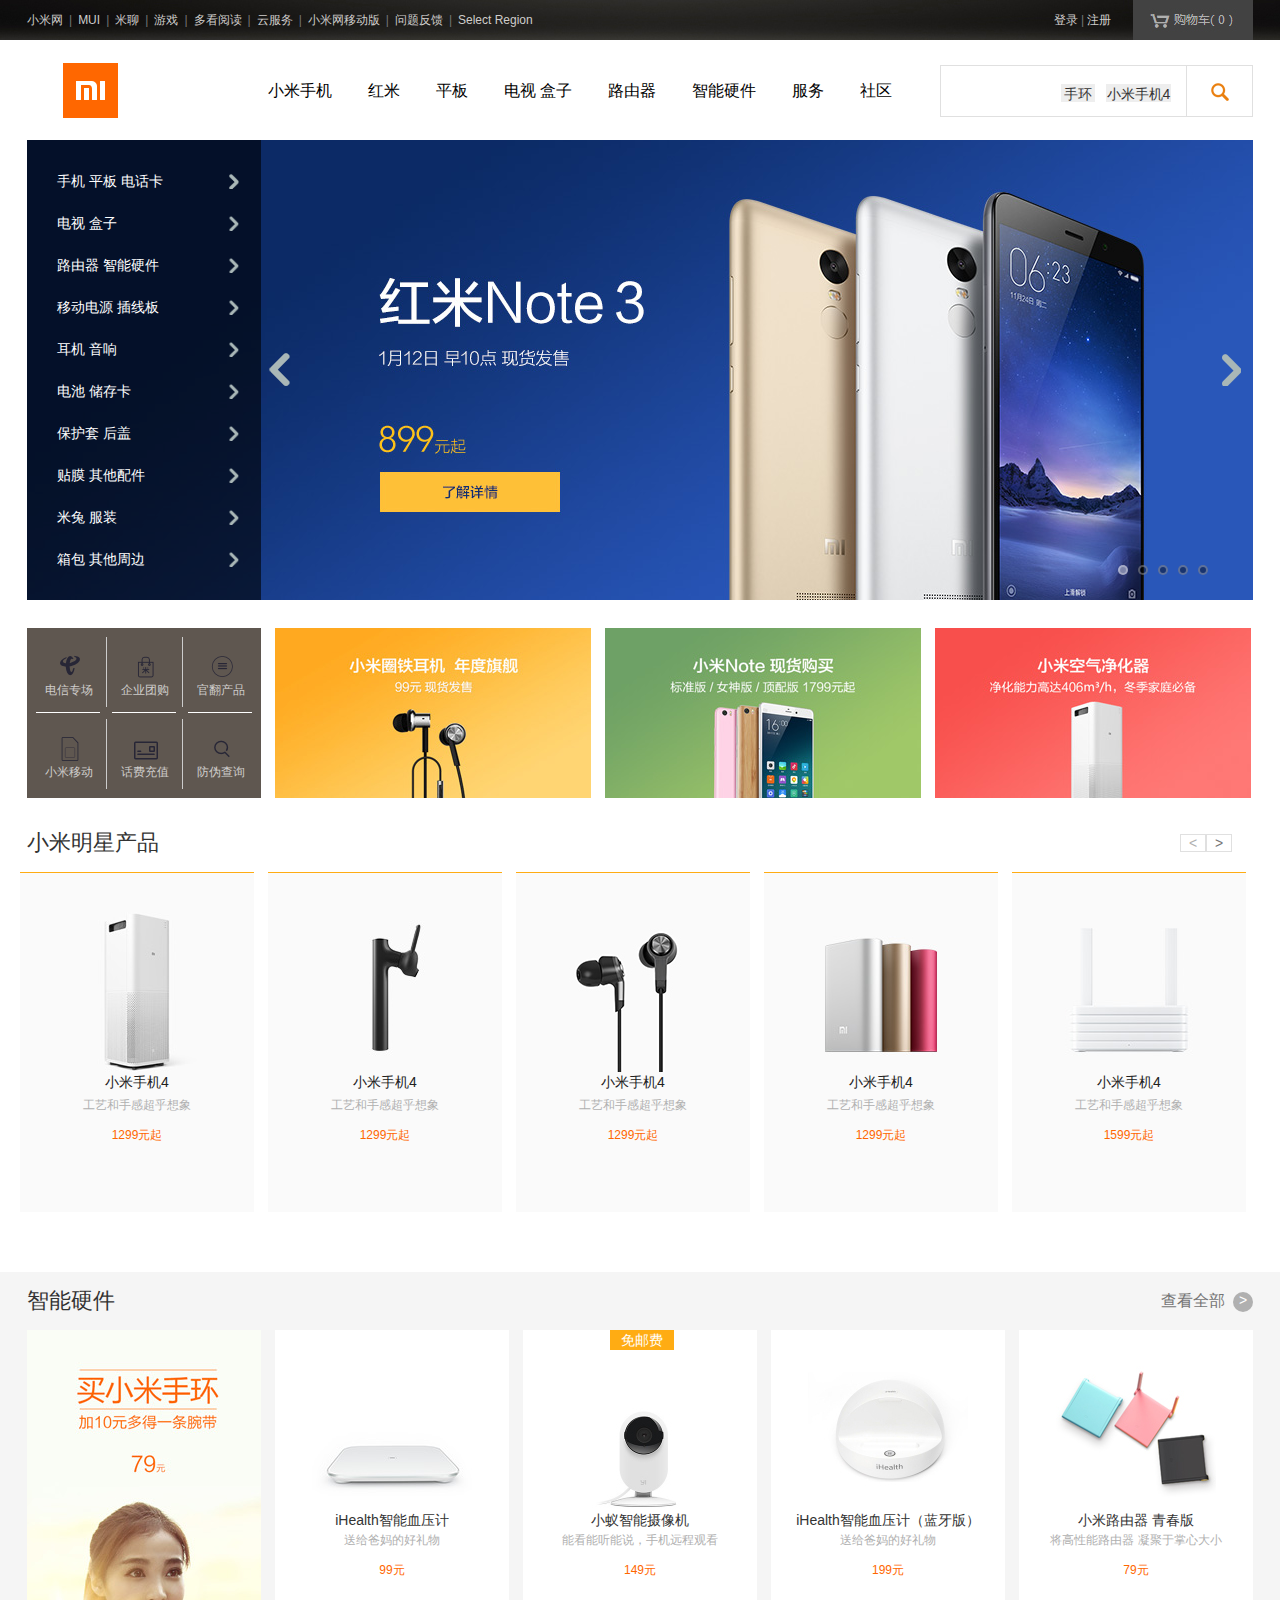
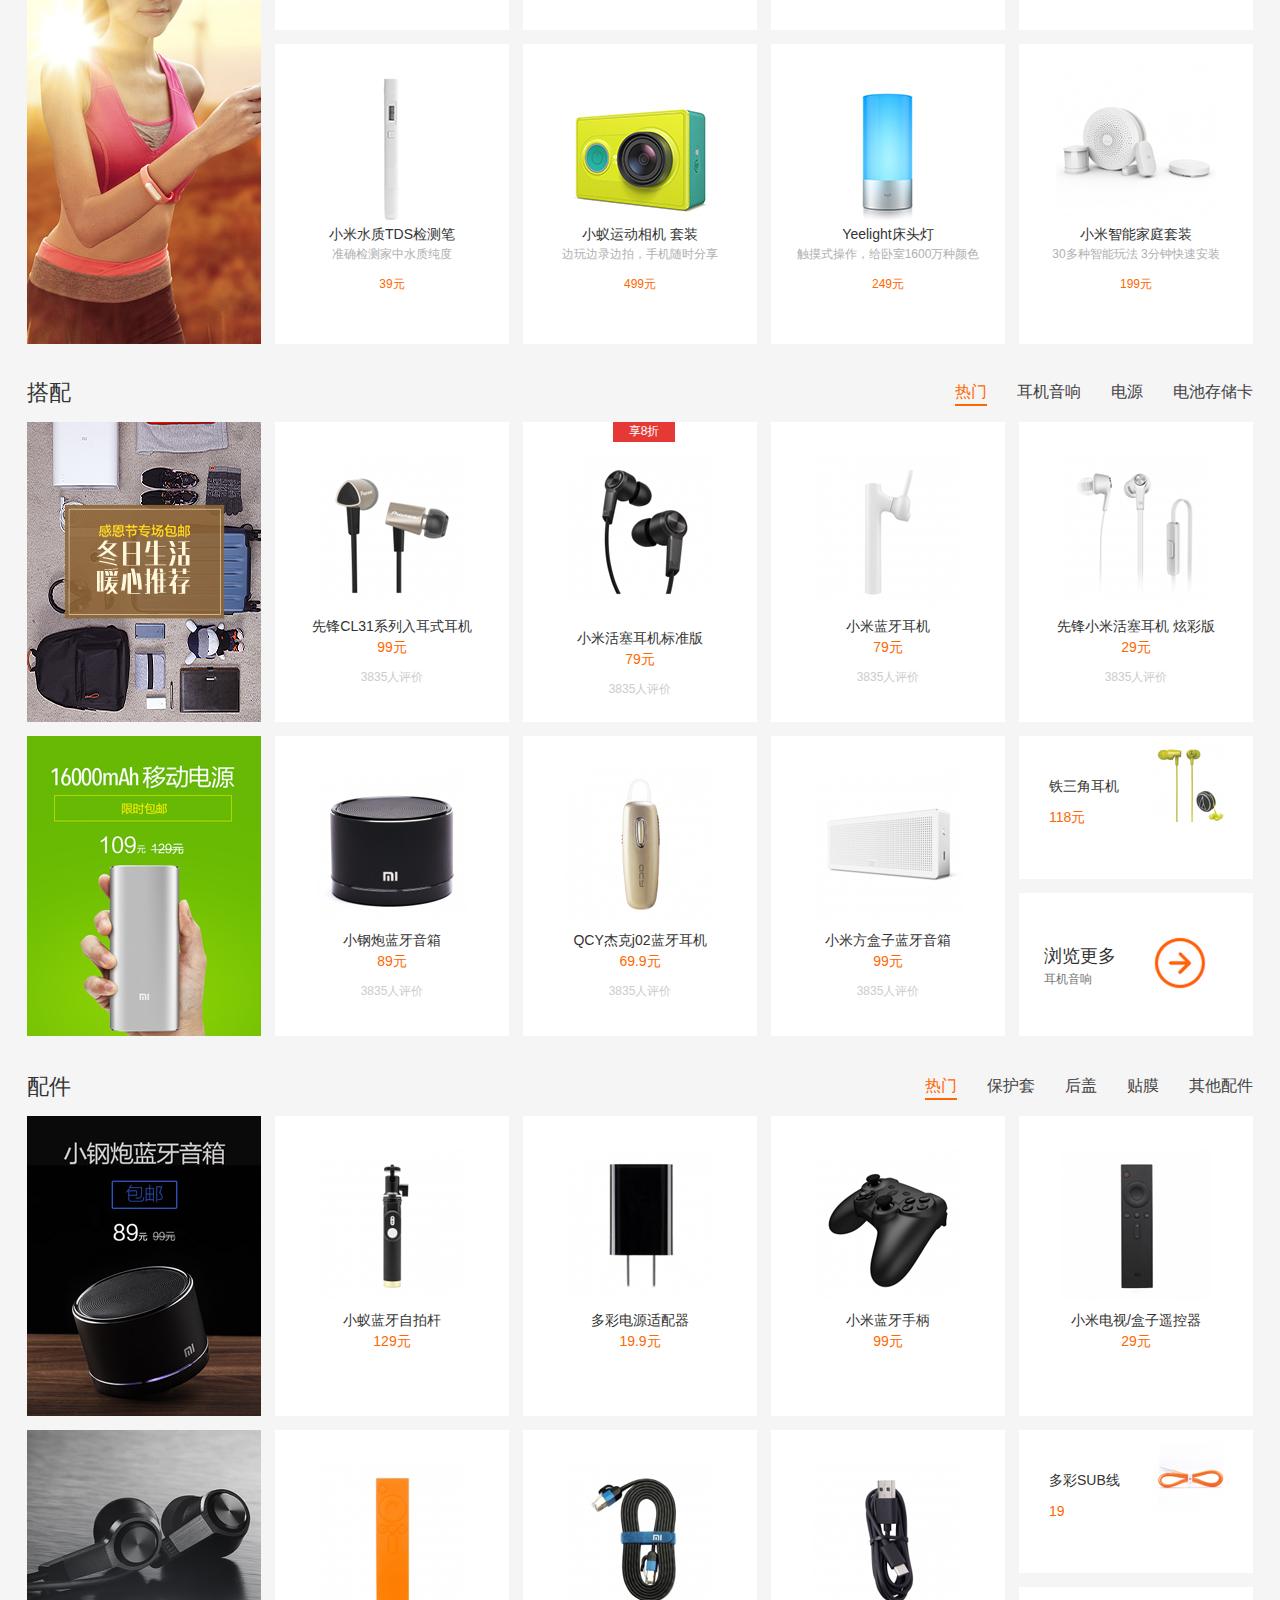
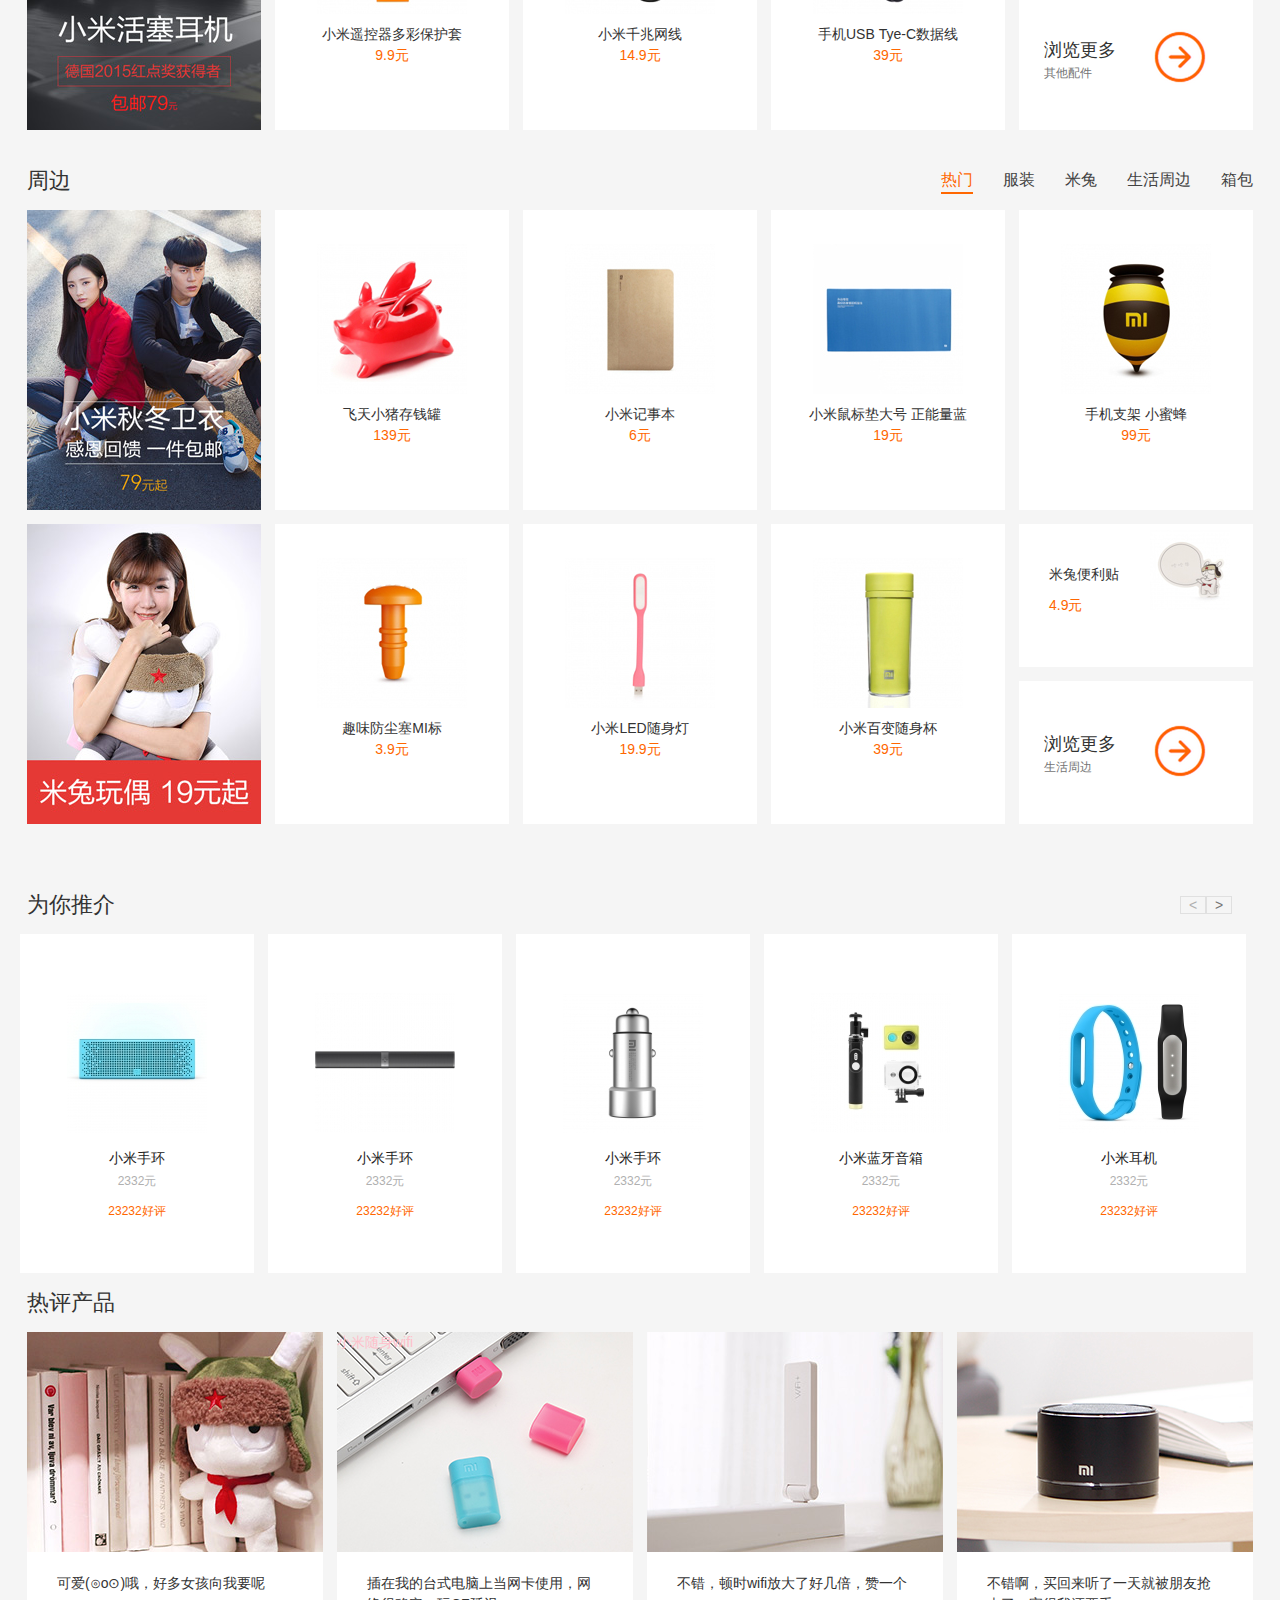
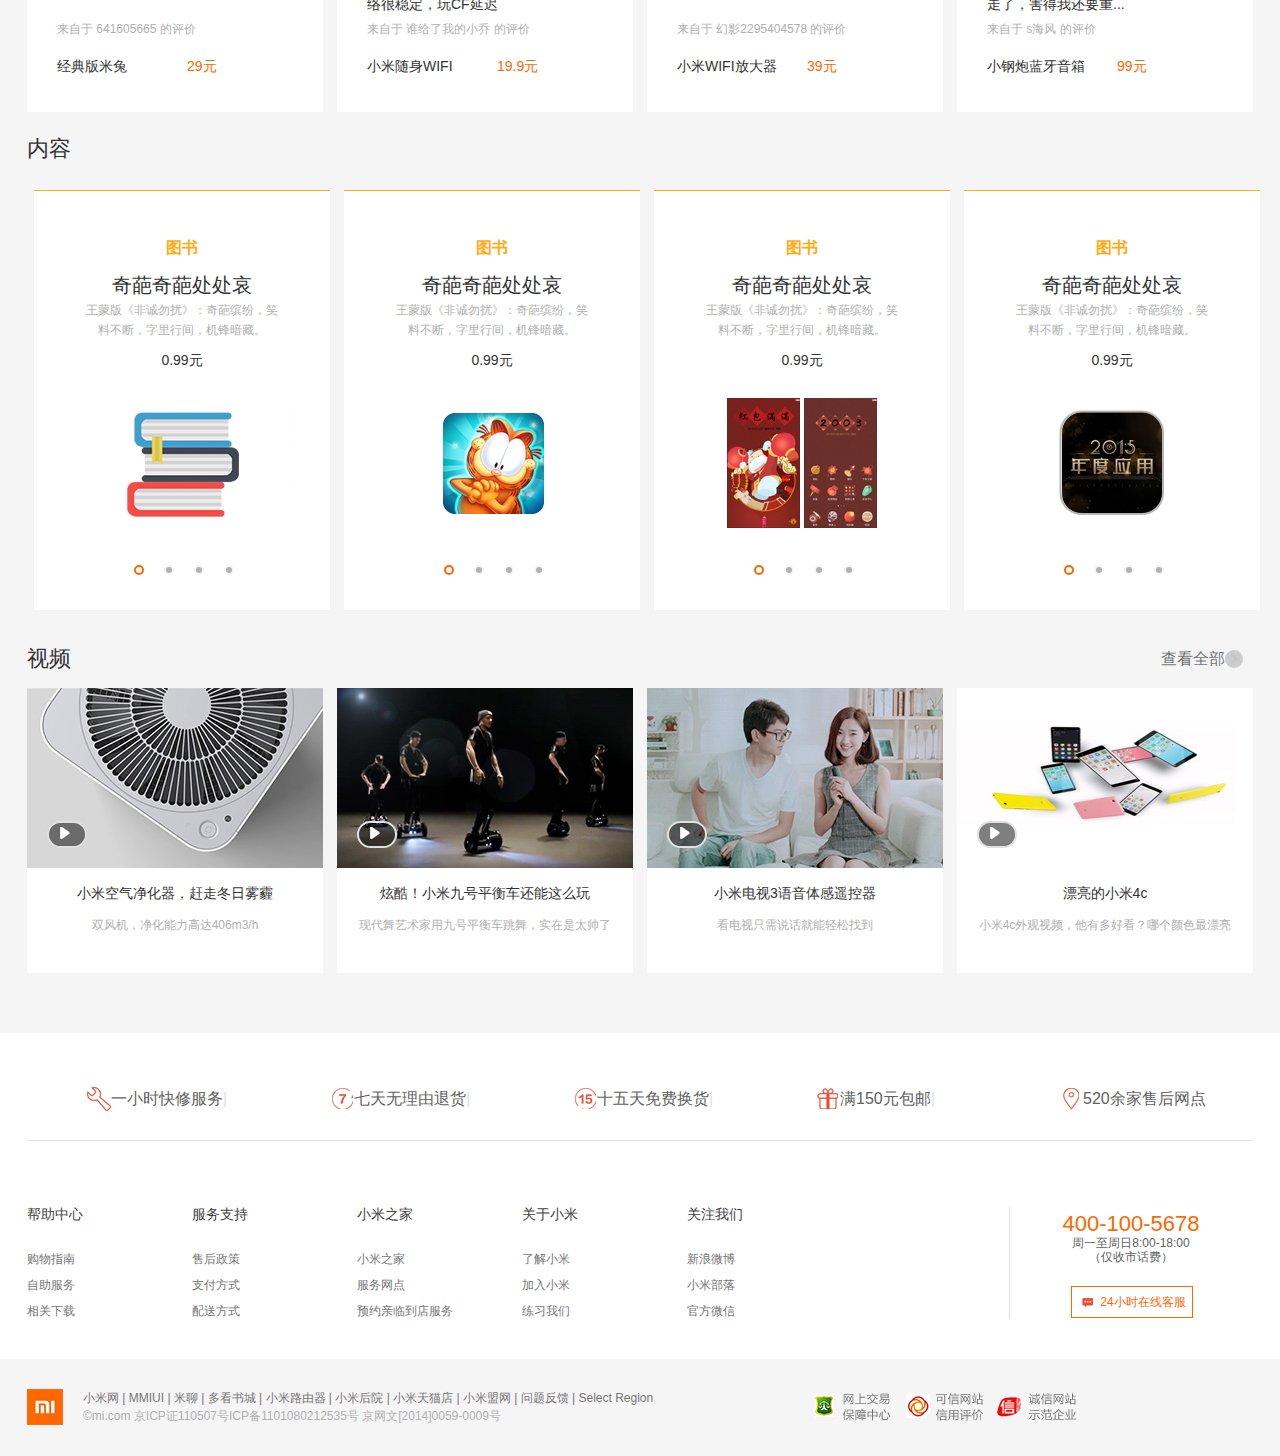
<file: index.html>
<!doctype html>
<html lang="en">
<head>
	<meta charset="UTF-8">
	<title>小米官网——小米手机、</title>
	<script src="./js/jquery2.2.0.js"></script>
	<script src="./js/jqery.js"></script>
	<link rel="stylesheet"type="text/css"href="mi-css/css.css"/>
</head>
<body>
<!--start-head-->
<div class="top">
	<div class="topbox">
		<div class="topboxnav">
			<ul>
				<li class="topbarnav"><a class="topbarnav_a" href="#">小米网</a></li>
				<li class="topbarnav_line">|</li>
				<li class="topbarnav"><a class="topbarnav_a" href="#">MUI</a></li>
				<li class="topbarnav_line">|</li>
				<li class="topbarnav"><a class="topbarnav_a" href="#">米聊</a></li>
				<li class="topbarnav_line">|</li>
				<li class="topbarnav"><a class="topbarnav_a" href="#">游戏</a></li>
				<li class="topbarnav_line">|</li>
				<li class="topbarnav"><a class="topbarnav_a" href="#">多看阅读</a></li>
				<li class="topbarnav_line">|</li>
				<li class="topbarnav"><a class="topbarnav_a" href="#">云服务</a></li>
				<li class="topbarnav_line">|</li>
				<li class="topbarnav"><a class="topbarnav_a" href="#">小米网移动版</a></li>
				<li class="topbarnav_line">|</li>
				<li class="topbarnav"><a class="topbarnav_a" href="#">问题反馈</a></li>
				<li class="topbarnav_line">|</li>
				<li class="topbarnav"><a class="topbarnav_a" href="#">Select Region</a></li>
			</ul>
		</div>
		<div class="link">
			<ul>
				<li class="link_denglu" >登录</li>
				<li class="link_denglub">|</li>
				<li class="link_denglu" >注册</li>
			</ul>
		</div>
		<div class="gouwuche">
			<a class="jsgwc" href="#">购物车还没有商品，赶紧选购吧！</a>
		</div>
	</div>
</div>	
<!--endhead-->
<!--daohangstart-->
<div class="sitehead"style="background:#fff">
	<div class="siteheadbox">
		<a class="logo" href="#">
			<img src="./image/logo1.png"/>
		</a>
		<!--搜索框-->
		<div class="sousuo">
			<input style="float:left" class="search" type="text"value="" size="5px"/>
				<a class="shouhuan" href="#">手环</a>
				<a class="xiaomishouji" href="#">小米手机4</a>
				<div class="mijsssk">
					<p class="mijsssk3">
						<a href="#"class="mijsssk1">移动电源</a>
						<span class="mijsssk2">约有22件</span>
					</p>
					<p class="mijsssk3">
						<a href="#"class="mijsssk1">空气净化器</a>
						<span class="mijsssk2">约有2件</span>
					</p>
					<p class="mijsssk3">
						<a href="#"class="mijsssk1">小米手环</a>
						<span class="mijsssk2">约有5件</span>
					</p>
					<p class="mijsssk3">
						<a href="#"class="mijsssk1">WiFi</a>
						<span class="mijsssk2">约有7件</span>
					</p>
					<p class="mijsssk3">
						<a href="#"class="mijsssk1">小蚁摄像机</a>
						<span class="mijsssk2">约有2件</span>
					</p>
					<p class="mijsssk3">
						<a href="#"class="mijsssk1">自拍杆</a>
						<span class="mijsssk2">约有4件</span>
					</p>
					<p class="mijsssk3">
						<a href="#"class="mijsssk1">运动相机</a>
						<span class="mijsssk2">约有2件</span>
					</p>
					<p class="mijsssk3">
						<a href="#"class="mijsssk1">小米体重秤</a>
						<span class="mijsssk2">约有1件</span>
					</p>
					<p class="mijsssk3">
						<a href="#"class="mijsssk1">智能插座</a>
						<span class="mijsssk2">约有5件</span>
					</p>
					<p class="mijsssk3">
						<a href="#"class="mijsssk1">配件优惠套装</a>
						<span class="mijsssk2">约有15件</span>
					</p>
				</div>
			<a class="search_logo"href="#"></a>
		</div>
		<!--搜索框结束-->
		<!--top下拉-->
		<div class="top_list">
			<a href="#"class="kong"></a>
			<div class="top_list_aa">
			小米手机
					<div class="jstop">
						<div class="jstopinner">
							<ul>
								<li class="jstinner1">
									<img src="./image/a.jpg" alt="" />
									<p style="color:#333;font-size:12px;line-height:20px;margin-top:5px">小米手机4c</p>
									<p style="color:#ff6700;font-size:12px;line-height:20px">1299元起</p>
								</li>
								<li class="jstinner1">
									<img src="./image/b.jpg" alt="" />
									<p style="color:#333;font-size:12px;line-height:20px;margin-top:5px">小米手机4</p>
									<p style="color:#ff6700;font-size:12px;line-height:20px">1299元起</p>
								</li>
								<li class="jstinner1">
									<img src="./image/c.jpg" alt="" />
									<p style="color:#333;font-size:12px;line-height:20px;margin-top:5px">小米note&nbsp;标准版</p>
									<p style="color:#ff6700;font-size:12px;line-height:20px">1799元起</p>
								</li>
								<li class="jstinner1">
									<img src="./image/d.jpg" alt="" />
									<p style="color:#333;font-size:12px;line-height:20px;margin-top:5px">小米note&nbsp;顶配版</p>
									<p style="color:#ff6700;font-size:12px;line-height:20px">2499元起</p>
								</li>
							</ul>
						</div> 
					</div> 
			</div>
			<div class="top_list_aa">红米
				<div class="jstop">
					<div class="jstopinner">
						<ul>
				<li class="jstinner1">
					<img src="./image/e.jpg" alt="" />
					<p style="color:#333;font-size:12px;line-height:20px;margin-top:5px">小米手机4c</p>
					<p style="color:#ff6700;font-size:12px;line-height:20px">1299元起</p>
				</li>
				<li class="jstinner1">
					<img src="./image/f.jpg" alt="" />
					<p style="color:#333;font-size:12px;line-height:20px;margin-top:5px">小米手机4</p>
					<p style="color:#ff6700;font-size:12px;line-height:20px">1299元起</p>
				</li>
				<li class="jstinner1">
					<img src="./image/g.jpg" alt="" />
					<p style="color:#333;font-size:12px;line-height:20px;margin-top:5px">小米note&nbsp;标准版</p>
					<p style="color:#ff6700;font-size:12px;line-height:20px">1799元起</p>
				</li>
				<li class="jstinner1">
					<img src="./image/h.jpg" alt="" />
					<p style="color:#333;font-size:12px;line-height:20px;margin-top:5px">小米note&nbsp;顶配版</p>
					<p style="color:#ff6700;font-size:12px;line-height:20px">2499元起</p>
				</li>
				<li class="jstinner1">
					<img src="./image/i.jpg" alt="" />
					<p style="color:#333;font-size:12px;line-height:20px;margin-top:5px">小米note&nbsp;顶配版</p>
					<p style="color:#ff6700;font-size:12px;line-height:20px">2499元起</p>
				</li>
						</ul>
					</div>
				</div>
			</div>
			<div class="top_list_aa">
				<div class="jstop">
					<div class="jstopinner">
						<ul>
							<li class="jstinner1">
								<img src="./image/k.jpg" alt="" />
								<p style="color:#333;font-size:12px;line-height:20px;margin-top:5px">小米手机4c</p>
								<p style="color:#ff6700;font-size:12px;line-height:20px">1299元起</p>
							</li>
							<li class="jstinner1">
								<img src="./image/l.jpg" alt="" />
								<p style="color:#333;font-size:12px;line-height:20px;margin-top:5px">小米手机4</p>
								<p style="color:#ff6700;font-size:12px;line-height:20px">1299元起</p>
							</li>
							<li class="jstinner1">
								<img src="./image/m.jpg" alt="" />
								<p style="color:#333;font-size:12px;line-height:20px;margin-top:5px">小米note&nbsp;标准版</p>
								<p style="color:#ff6700;font-size:12px;line-height:20px">1799元起</p>
							</li>
						</ul>
					</div>
				</div>
			平板
			</div>
			<div class="top_list_aa">
				<div class="jstop">
					<div class="jstopinner">
						<ul>
							<li class="jstinner1">
								<img src="./image/22.jpg" alt="" />
								<p style="color:#333;font-size:12px;line-height:20px;margin-top:5px">小米手机4c</p>
								<p style="color:#ff6700;font-size:12px;line-height:20px">1299元起</p>
							</li>
							<li class="jstinner1">
								<img src="./image/23.jpg" alt="" />
								<p style="color:#333;font-size:12px;line-height:20px;margin-top:5px">小米手机4</p>
								<p style="color:#ff6700;font-size:12px;line-height:20px">1299元起</p>
							</li>
							<li class="jstinner1">
								<img src="./image/24.jpg" alt="" />
								<p style="color:#333;font-size:12px;line-height:20px;margin-top:5px">小米note&nbsp;标准版</p>
								<p style="color:#ff6700;font-size:12px;line-height:20px">1799元起</p>
							</li>
							<li class="jstinner1">
								<img src="./image/25.jpg" alt="" />
								<p style="color:#333;font-size:12px;line-height:20px;margin-top:5px">小米note&nbsp;标准版</p>
								<p style="color:#ff6700;font-size:12px;line-height:20px">1799元起</p>
							</li>
							<li class="jstinner1">
								<img  style="width:160px" src="./image/26.png" alt="" />
								<p style="color:#333;font-size:12px;line-height:20px;margin-top:5px">小米note&nbsp;标准版</p>
								<p style="color:#ff6700;font-size:12px;line-height:20px">1799元起</p>
							</li>
							<li class="jstinner1">
								<img src="./image/277.jpg" alt="" />
								<p style="color:#333;font-size:12px;line-height:20px;margin-top:5px">小米note&nbsp;标准版</p>
								<p style="color:#ff6700;font-size:12px;line-height:20px">1799元起</p>
							</li>
						</ul>
					</div> 
				</div> 
			电视&nbsp;盒子
			</div>
			<div class="top_list_aa">
				<div class="jstop">
					<div class="jstopinner">
						<ul>
							<li class="jstinner1">
								<img src="./image/27.jpg" alt="" />
								<p style="color:#333;font-size:12px;line-height:20px;margin-top:5px">小米手机4c</p>
								<p style="color:#ff6700;font-size:12px;line-height:20px">1299元起</p>
							</li>
							<li class="jstinner1">
								<img src="./image/28.jpg" alt="" />
								<p style="color:#333;font-size:12px;line-height:20px;margin-top:5px">小米手机4</p>
								<p style="color:#ff6700;font-size:12px;line-height:20px">1299元起</p>
							</li>
							<li class="jstinner1">
								<img src="./image/29.jpg" alt="" />
								<p style="color:#333;font-size:12px;line-height:20px;margin-top:5px">小米note&nbsp;标准版</p>
								<p style="color:#ff6700;font-size:12px;line-height:20px">1799元起</p>
							</li>
							<li class="jstinner1">
								<img src="./image/30.jpg" alt="" />
								<p style="color:#333;font-size:12px;line-height:20px;margin-top:5px">小米note&nbsp;标准版</p>
								<p style="color:#ff6700;font-size:12px;line-height:20px">1799元起</p>
							</li>
						</ul>
					</div>  
				</div> 
			路由器
			</div>
			<div class="top_list_aa">
				<div class="jstop">
					<div class="jstopinner">
						<ul>
							<li class="jstinner1">
								<img src="./image/40.jpg" alt="" />
								<p style="color:#333;font-size:12px;line-height:20px;margin-top:5px">小米手机4c</p>
								<p style="color:#ff6700;font-size:12px;line-height:20px">1299元起</p>
							</li>
							<li class="jstinner1">
								<img src="./image/41.jpg" alt="" />
								<p style="color:#333;font-size:12px;line-height:20px;margin-top:5px">小米手机4</p>
								<p style="color:#ff6700;font-size:12px;line-height:20px">1299元起</p>
							</li>
							<li class="jstinner1">
								<img src="./image/42.jpg" alt="" />
								<p style="color:#333;font-size:12px;line-height:20px;margin-top:5px">小米note&nbsp;标准版</p>
								<p style="color:#ff6700;font-size:12px;line-height:20px">1799元起</p>
							</li>
							<li class="jstinner1">
								<img src="./image/43.jpg" alt="" />
								<p style="color:#333;font-size:12px;line-height:20px;margin-top:5px">小米note&nbsp;标准版</p>
								<p style="color:#ff6700;font-size:12px;line-height:20px">1799元起</p>
							</li>
							<li class="jstinner1">
								<img src="./image/44.jpg" alt="" />
								<p style="color:#333;font-size:12px;line-height:20px;margin-top:5px">小米note&nbsp;标准版</p>
								<p style="color:#ff6700;font-size:12px;line-height:20px">1799元起</p>
							</li>
							<li class="jstinner1">
								<img src="./image/45.jpg" alt="" />
								<p style="color:#333;font-size:12px;line-height:20px;margin-top:5px">小米note&nbsp;标准版</p>
								<p style="color:#ff6700;font-size:12px;line-height:20px">1799元起</p>
							</li>
						</ul>
					</div> 
				</div> 
			智能硬件
			</div>
			<p class="top_list_aaa">服务</p>
			<p class="top_list_aaa">社区</p>
		</div>
	</div>
</div>
<!--enddaohang-->
<!--bannerstart-->
<div class="img"style="background:#fff">
	<div class="img_a">
		<img class="img_a1"style="display:block"src="./image/1.jpg"/>
		<img class="img_a1" src="./image/2.jpg"/>
		<img class="img_a1" src="./image/3.jpg"/>
		<img class="img_a1" src="./image/4.jpg"/>
		<img class="img_a1" src="./image/55.jpg"/>
		<div class="banner_left">
			<ul class="jsbannerL1">
				<li class="banner_left_aa" >
					<a class="banner_a" href="#">手机&nbsp;平板&nbsp;电话卡
					</a>
					<div class="jsbannerLa jsblerji">
						<ul class="jsBLa1">
							<li class="sjBLaa">
								<a href="#">
									<img style="float:left" src="./image/11/1.jpg" alt="" />
									<span>小米note</span>
								</a>
								<p class="jsBLxg">选购</p>
							</li>
							<li class="sjBLaa">
								<a href="#">
									<img style="float:left" src="./image/11/1.jpg" alt="" />
									<span>小米note</span>
								</a>
								<p class="jsBLxg">选购</p>
							</li>
							<li class="sjBLaa">
								<a href="#">
									<img style="float:left" src="./image/11/1.jpg" alt="" />
									<span>小米note</span>
								</a>
								<p class="jsBLxg">选购</p>
							</li>
							<li class="sjBLaa">
								<a href="#">
									<img style="float:left" src="./image/11/1.jpg" alt="" />
									<span>小米note</span>
								</a>
								<p class="jsBLxg">选购</p>
							</li>
							<li class="sjBLaa">
								<a href="#">
									<img style="float:left" src="./image/11/1.jpg" alt="" />
									<span>小米note</span>
								</a>
								<p class="jsBLxg">选购</p>
							</li>
							<li class="sjBLaa">
								<a href="#">
									<img style="float:left" src="./image/11/1.jpg" alt="" />
									<span>小米note</span>
								</a>
								<p class="jsBLxg">选购</p>
							</li>	
						</ul>
						<ul class="jsBLa1">
							<li class="sjBLaa">
								<a href="#">
									<img style="float:left" src="./image/11/1.jpg" alt="" />
									<span>小米note</span>
								</a>
								<p class="jsBLxg">选购</p>
							</li>
							<li class="sjBLaa">
								<a href="#">
									<img style="float:left" src="./image/11/1.jpg" alt="" />
									<span>小米note</span>
								</a>
								<p class="jsBLxg">选购</p>
							</li>
							<li class="sjBLaa">
								<a href="#">
									<img style="float:left" src="./image/11/1.jpg" alt="" />
									<span>小米note</span>
								</a>
								<p class="jsBLxg">选购</p>
							</li>
							<li class="sjBLaa">
								<a href="#">
									<img style="float:left" src="./image/11/1.jpg" alt="" />
									<span>小米note</span>
								</a>
								<p class="jsBLxg">选购</p>
							</li>
							<li class="sjBLaa">
								<a href="#">
									<img style="float:left" src="./image/11/1.jpg" alt="" />
									<span>小米note</span>
								</a>
								<p class="jsBLxg">选购</p>
							</li>
							<li class="sjBLaa">
								<a href="#">
									<img style="float:left" src="./image/11/1.jpg" alt="" />
									<span>小米note</span>
								</a>
								<p class="jsBLxg">选购</p>
							</li>	
						</ul>
						<ul class="jsBLa1">
							<li class="sjBLaa">
								<a href="#">
									<img style="float:left" src="./image/11/1.jpg" alt="" />
									<span>小米note</span>
								</a>
								
							</li>
							<li class="sjBLaa">
								<a href="#">
									<img style="float:left" src="./image/11/1.jpg" alt="" />
									<span>小米note</span>
								</a>
								
							</li>
						</ul>
					</div>
				<img class="jiantou" src="./image/jiantou.png"/>
				</li>
				<img class="jiantou" src="./image/jiantou.png"/>
		
		
				<li class="banner_left_aa">
					<a class="banner_a" href="#">电视&nbsp;盒子</a>
					<div class="jsbannerLb jsblerji">
						<ul class="jsBLa1">
							<li class="sjBLaa">
								<a href="#">
									<img style="float:left" src="./image/11/1.jpg" alt="" />
									<span>小米note</span>
								</a>
								
							</li>
							<li class="sjBLaa">
								<a href="#">
									<img style="float:left" src="./image/11/1.jpg" alt="" />
									<span>小米note</span>
								</a>
							
							</li>
							<li class="sjBLaa">
								<a href="#">
									<img style="float:left" src="./image/11/1.jpg" alt="" />
									<span>小米note</span>
								</a>
							
							</li>
							<li class="sjBLaa">
								<a href="#">
									<img style="float:left" src="./image/11/1.jpg" alt="" />
									<span>小米note</span>
								</a>
							
							</li>
							<li class="sjBLaa">
								<a href="#">
									<img style="float:left" src="./image/11/1.jpg" alt="" />
									<span>小米note</span>
								</a>
					
							</li>
							<li class="sjBLaa">
								<a href="#">
									<img style="float:left" src="./image/11/1.jpg" alt="" />
									<span>小米note</span>
								</a>
							
							</li>	
						</ul>
						<ul class="jsBLa1">
							<li class="sjBLaa">
								<a href="#">
									<img style="float:left" src="./image/11/1.jpg" alt="" />
									<span>小米note</span>
								</a>
								
							</li>
							<li class="sjBLaa">
								<a href="#">
									<img style="float:left" src="./image/11/1.jpg" alt="" />
									<span>小米note</span>
								</a>
							
							</li>
							<li class="sjBLaa">
								<a href="#">
									<img style="float:left" src="./image/11/1.jpg" alt="" />
									<span>小米note</span>
								</a>
						
							</li>
							<li class="sjBLaa">
								<a href="#">
									<img style="float:left" src="./image/11/1.jpg" alt="" />
									<span>小米note</span>
								</a>
							
							</li>
							<li class="sjBLaa">
								<a href="#">
									<img style="float:left" src="./image/11/1.jpg" alt="" />
									<span>小米note</span>
								</a>
							</li>
						</ul>
					</div>
					<img class="jiantou" src="./image/jiantou.png"/>
				</li>
				
			
				<li class="banner_left_aa">
					<a class="banner_a" href="#">路由器&nbsp;智能硬件</a>
					<div class="jsbannerLc jsblerji">
						<ul class="jsBLa1">
							<li class="sjBLaa">
								<a href="#">
									<img style="float:left" src="./image/11/1.jpg" alt="" />
									<span>小米note</span>
								</a>
								
							</li>
							<li class="sjBLaa">
								<a href="#">
									<img style="float:left" src="./image/11/1.jpg" alt="" />
									<span>小米note</span>
								</a>
							
							</li>
							<li class="sjBLaa">
								<a href="#">
									<img style="float:left" src="./image/11/1.jpg" alt="" />
									<span>小米note</span>
								</a>
							
							</li>
							<li class="sjBLaa">
								<a href="#">
									<img style="float:left" src="./image/11/1.jpg" alt="" />
									<span>小米note</span>
								</a>
							
							</li>
							<li class="sjBLaa">
								<a href="#">
									<img style="float:left" src="./image/11/1.jpg" alt="" />
									<span>小米note</span>
								</a>
					
							</li>
							<li class="sjBLaa">
								<a href="#">
									<img style="float:left" src="./image/11/1.jpg" alt="" />
									<span>小米note</span>
								</a>
							
							</li>	
						</ul>
						<ul class="jsBLa1">
							<li class="sjBLaa">
								<a href="#">
									<img style="float:left" src="./image/11/1.jpg" alt="" />
									<span>小米note</span>
								</a>
								
							</li>
							<li class="sjBLaa">
								<a href="#">
									<img style="float:left" src="./image/11/1.jpg" alt="" />
									<span>小米note</span>
								</a>
							
							</li>
							<li class="sjBLaa">
								<a href="#">
									<img style="float:left" src="./image/11/1.jpg" alt="" />
									<span>小米note</span>
								</a>
						
							</li>
							<li class="sjBLaa">
								<a href="#">
									<img style="float:left" src="./image/11/1.jpg" alt="" />
									<span>小米note</span>
								</a>
							
							</li>
							<li class="sjBLaa">
								<a href="#">
									<img style="float:left" src="./image/11/1.jpg" alt="" />
									<span>小米note</span>
								</a>
							
							</li>
							<li class="sjBLaa">
								<a href="#">
									<img style="float:left" src="./image/11/1.jpg" alt="" />
									<span>小米note</span>
								</a>
							
							</li>	
						</ul>
						<ul class="jsBLa1">
							<li class="sjBLaa">
								<a href="#">
									<img style="float:left" src="./image/11/1.jpg" alt="" />
									<span>小米note</span>
								</a>
								
							</li>
							<li class="sjBLaa">
								<a href="#">
									<img style="float:left" src="./image/11/1.jpg" alt="" />
									<span>小米note</span>
								</a>
								
							</li>
							<li class="sjBLaa">
								<a href="#">
									<img style="float:left" src="./image/11/1.jpg" alt="" />
									<span>小米note</span>
								</a>
								
							</li>
							<li class="sjBLaa">
								<a href="#">
									<img style="float:left" src="./image/11/1.jpg" alt="" />
									<span>小米note</span>
								</a>
								
							</li>
							<li class="sjBLaa">
								<a href="#">
									<img style="float:left" src="./image/11/1.jpg" alt="" />
									<span>小米note</span>
								</a>
								
							</li>
							<li class="sjBLaa">
								<a href="#">
									<img style="float:left" src="./image/11/1.jpg" alt="" />
									<span>小米note</span>
								</a>
								
							</li>
						</ul>
					</div>
					<img class="jiantou" src="./image/jiantou.png"/>
				</li>
				
		
				<li class="banner_left_aa">
					<a class="banner_a" href="#">移动电源&nbsp;插线板</a>
					<div class="jsbannerLd jsblerji">
						<ul class="jsBLa1">
							<li class="sjBLaa">
								<a href="#">
									<img style="float:left" src="./image/11/1.jpg" alt="" />
									<span>小米note</span>
								</a>
								
							</li>
							<li class="sjBLaa">
								<a href="#">
									<img style="float:left" src="./image/11/1.jpg" alt="" />
									<span>小米note</span>
								</a>
							
							</li>
							<li class="sjBLaa">
								<a href="#">
									<img style="float:left" src="./image/11/1.jpg" alt="" />
									<span>小米note</span>
								</a>
							
							</li>
							<li class="sjBLaa">
								<a href="#">
									<img style="float:left" src="./image/11/1.jpg" alt="" />
									<span>小米note</span>
								</a>
							</li>	
						</ul>
					</div>
					<img class="jiantou" src="./image/jiantou.png"/>
				</li>
			
			
				<li class="banner_left_aa">
					<a class="banner_a" href="#">耳机&nbsp;音响</a>
					<div class="jsbannerLe jsblerji">
						<ul class="jsBLa1">
							<li class="sjBLaa">
								<a href="#">
									<img style="float:left" src="./image/11/1.jpg" alt="" />
									<span>小米note</span>
								</a>
								
							</li>
							<li class="sjBLaa">
								<a href="#">
									<img style="float:left" src="./image/11/1.jpg" alt="" />
									<span>小米note</span>
								</a>
							
							</li>
							<li class="sjBLaa">
								<a href="#">
									<img style="float:left" src="./image/11/1.jpg" alt="" />
									<span>小米note</span>
								</a>
							
							</li>
							<li class="sjBLaa">
								<a href="#">
									<img style="float:left" src="./image/11/1.jpg" alt="" />
									<span>小米note</span>
								</a>
							
							</li>
							<li class="sjBLaa">
								<a href="#">
									<img style="float:left" src="./image/11/1.jpg" alt="" />
									<span>小米note</span>
								</a>
					
							</li>
							<li class="sjBLaa">
								<a href="#">
									<img style="float:left" src="./image/11/1.jpg" alt="" />
									<span>小米note</span>
								</a>
							
							</li>	
						</ul>
						<ul class="jsBLa1">
							<li class="sjBLaa">
								<a href="#">
									<img style="float:left" src="./image/11/1.jpg" alt="" />
									<span>小米note</span>
								</a>
								
							</li>
							<li class="sjBLaa">
								<a href="#">
									<img style="float:left" src="./image/11/1.jpg" alt="" />
									<span>小米note</span>
								</a>
							
							</li>
							<li class="sjBLaa">
								<a href="#">
									<img style="float:left" src="./image/11/1.jpg" alt="" />
									<span>小米note</span>
								</a>
						
							</li>
							<li class="sjBLaa">
								<a href="#">
									<img style="float:left" src="./image/11/1.jpg" alt="" />
									<span>小米note</span>
								</a>
							
							</li>
							<li class="sjBLaa">
								<a href="#">
									<img style="float:left" src="./image/11/1.jpg" alt="" />
									<span>小米note</span>
								</a>
							
							</li>
							<li class="sjBLaa">
								<a href="#">
									<img style="float:left" src="./image/11/1.jpg" alt="" />
									<span>小米note</span>
								</a>
							
							</li>	
						</ul>
					</div>
					<img class="jiantou" src="./image/jiantou.png"/>
				</li>
			
		
				<li class="banner_left_aa">
					<a class="banner_a" href="#">电池&nbsp;储存卡</a>
					<div class="jsbannerLf jsblerji">
						<ul class="jsBLa1">
							<li class="sjBLaa">
								<a href="#">
									<img style="float:left" src="./image/11/1.jpg" alt="" />
									<span>小米note</span>
								</a>
								
							</li>
							<li class="sjBLaa">
								<a href="#">
									<img style="float:left" src="./image/11/1.jpg" alt="" />
									<span>小米note</span>
								</a>
							
							</li>
							<li class="sjBLaa">
								<a href="#">
									<img style="float:left" src="./image/11/1.jpg" alt="" />
									<span>小米note</span>
								</a>
							
							</li>
							<li class="sjBLaa">
								<a href="#">
									<img style="float:left" src="./image/11/1.jpg" alt="" />
									<span>小米note</span>
								</a>
							
							</li>
							<li class="sjBLaa">
								<a href="#">
									<img style="float:left" src="./image/11/1.jpg" alt="" />
									<span>小米note</span>
								</a>
					
							</li>
							<li class="sjBLaa">
								<a href="#">
									<img style="float:left" src="./image/11/1.jpg" alt="" />
									<span>小米note</span>
								</a>
							
							</li>	
						</ul>
					</div>
					<img class="jiantou" src="./image/jiantou.png"/>
				</li>
			
			
				<li class="banner_left_aa">
					<a class="banner_a" href="#">保护套&nbsp;后盖</a>
					<div class="jsbannerLg jsblerji">
						<ul class="jsBLa1">
							<li class="sjBLaa">
								<a href="#">
									<img style="float:left" src="./image/11/1.jpg" alt="" />
									<span>小米note</span>
								</a>
								
							</li>
							<li class="sjBLaa">
								<a href="#">
									<img style="float:left" src="./image/11/1.jpg" alt="" />
									<span>小米note</span>
								</a>
							
							</li>
							<li class="sjBLaa">
								<a href="#">
									<img style="float:left" src="./image/11/1.jpg" alt="" />
									<span>小米note</span>
								</a>
							
							</li>
							<li class="sjBLaa">
								<a href="#">
									<img style="float:left" src="./image/11/1.jpg" alt="" />
									<span>小米note</span>
								</a>
							
							</li>
							<li class="sjBLaa">
								<a href="#">
									<img style="float:left" src="./image/11/1.jpg" alt="" />
									<span>小米note</span>
								</a>
					
							</li>
							<li class="sjBLaa">
								<a href="#">
									<img style="float:left" src="./image/11/1.jpg" alt="" />
									<span>小米note</span>
								</a>
							
							</li>	
						</ul>
					</div>
					<img class="jiantou" src="./image/jiantou.png"/>
				</li>
				
			
				<li class="banner_left_aa">
					<a class="banner_a" href="#">贴膜&nbsp;其他配件</a>
					<div class="jsbannerLh jsblerji">
						<ul class="jsBLa1">
							<li class="sjBLaa">
								<a href="#">
									<img style="float:left" src="./image/11/1.jpg" alt="" />
									<span>小米note</span>
								</a>
								
							</li>
							<li class="sjBLaa">
								<a href="#">
									<img style="float:left" src="./image/11/1.jpg" alt="" />
									<span>小米note</span>
								</a>
							
							</li>
							<li class="sjBLaa">
								<a href="#">
									<img style="float:left" src="./image/11/1.jpg" alt="" />
									<span>小米note</span>
								</a>
							
							</li>
							<li class="sjBLaa">
								<a href="#">
									<img style="float:left" src="./image/11/1.jpg" alt="" />
									<span>小米note</span>
								</a>
							
							</li>
							<li class="sjBLaa">
								<a href="#">
									<img style="float:left" src="./image/11/1.jpg" alt="" />
									<span>小米note</span>
								</a>
					
							</li>
							<li class="sjBLaa">
								<a href="#">
									<img style="float:left" src="./image/11/1.jpg" alt="" />
									<span>小米note</span>
								</a>
							
							</li>	
						</ul>
					</div>
					<img class="jiantou" src="./image/jiantou.png"/>
				</li>
				
			
				<li class="banner_left_aa">
					<a class="banner_a" href="#">米兔&nbsp;服装</a>
					<div class="jsbannerLi jsblerji">
						<ul class="jsBLa1">
							<li class="sjBLaa">
								<a href="#">
									<img style="float:left" src="./image/11/1.jpg" alt="" />
									<span>小米note</span>
								</a>
								
							</li>
							<li class="sjBLaa">
								<a href="#">
									<img style="float:left" src="./image/11/1.jpg" alt="" />
									<span>小米note</span>
								</a>
							
							</li>
							<li class="sjBLaa">
								<a href="#">
									<img style="float:left" src="./image/11/1.jpg" alt="" />
									<span>小米note</span>
								</a>
							
							</li>
							<li class="sjBLaa">
								<a href="#">
									<img style="float:left" src="./image/11/1.jpg" alt="" />
									<span>小米note</span>
								</a>
							
							</li>
							<li class="sjBLaa">
								<a href="#">
									<img style="float:left" src="./image/11/1.jpg" alt="" />
									<span>小米note</span>
								</a>
					
							</li>
							<li class="sjBLaa">
								<a href="#">
									<img style="float:left" src="./image/11/1.jpg" alt="" />
									<span>小米note</span>
								</a>
							
							</li>	
						</ul>
					</div>
					<img class="jiantou" src="./image/jiantou.png"/>
				</li>
				
			
				<li class="banner_left_aa">
					<a class="banner_a" href="#">箱包&nbsp;其他周边</a>
					<div class="jsbannerLj jsblerji">
						<ul class="jsBLa1">
							<li class="sjBLaa">
								<a href="#">
									<img style="float:left" src="./image/11/1.jpg" alt="" />
									<span>小米note</span>
								</a>
								
							</li>
							<li class="sjBLaa">
								<a href="#">
									<img style="float:left" src="./image/11/1.jpg" alt="" />
									<span>小米note</span>
								</a>
							
							</li>
							<li class="sjBLaa">
								<a href="#">
									<img style="float:left" src="./image/11/1.jpg" alt="" />
									<span>小米note</span>
								</a>
							
							</li>
							<li class="sjBLaa">
								<a href="#">
									<img style="float:left" src="./image/11/1.jpg" alt="" />
									<span>小米note</span>
								</a>
							
							</li>
							<li class="sjBLaa">
								<a href="#">
									<img style="float:left" src="./image/11/1.jpg" alt="" />
									<span>小米note</span>
								</a>
					
							</li>
							<li class="sjBLaa">
								<a href="#">
									<img style="float:left" src="./image/11/1.jpg" alt="" />
									<span>小米note</span>
								</a>
							
							</li>	
						</ul>
					</div>
					<img class="jiantou" src="./image/jiantou.png"/>
				</li>
			
			</ul>
		</div>
		<div class="banner_right">
		
				<p class="circle"href="#" style="background:rgba(255,255,255,0.4);border-color:rgba(255,255,255,0.3)"></p>
				<p class="circle"href="#"></p>
				<p class="circle"href="#"></p>
				<p class="circle"href="#"></p>
				<p class="circle"href="#"></p>	
		</div>
		<div class="banner_middle" >
			<p class="banner_middle_a"href="#">
				<img src="./image/jiantouyou.png"/
				></p>
			</div>
		<div class="banner_middleb">
			<p class="banner_middle_b"href="#">
				<img src="./image/jiantou.png"/>
			</p>
		</div>
	</div>
</div>
<!--endbanner-->
<!--bannerstart-->
<div class="show"style="background:#fff">
	<div class="show_a">
		<div class="show_a1">
		<div class="shou_a11">
			<ul class="dianxin">
				<li><a href="#"><img class="dianxin_a" src="./image/dianxin.png"/></a></li>
				<li><a class="zhuanchang" href="#">电信专场</a></li>
			</ul>
			<ul><li class="shuxian_a"></li></ul>
			<ul class="dianxin">
				<li><a href="#"><img class="dianxin_a" src="./image/tuangou.png"/></a></li>
				<li><a class="zhuanchang" href="#">企业团购</a></li>
			</ul>
			<ul><li class="shuxian_a"></li></ul>
			<ul class="dianxin">
				<li><a href="#"><img class="dianxin_a" src="./image/fanxin.png"/></a></li>
				<li><a class="zhuanchang" href="#">官翻产品</a></li>
			</ul>
			<ul><li class="hengxian_a"></li></ul>
			<ul><li class="hengxian_b"></li></ul>
			<ul><li class="hengxian_a"></li></ul>
			<ul class="dianxin">
				<li><a href="#"><img class="dianxin_a" src="./image/yidong.png"/></a></li>
				<li><a class="zhuanchang" href="#">小米移动</a></li>
			</ul>
			<ul><li class="shuxian_a"></li></ul>
			<ul class="dianxin">
				<li><a href="#"><img class="dianxin_a" src="./image/chongzhi.png"/></a></li>
				<li><a class="zhuanchang" href="#">话费充值</a></li>
			</ul>
			<ul><li class="shuxian_a"></li></ul>
			<ul class="dianxin">
				<li><a href="#"><img class="dianxin_a" src="./image/sousuo1.png"/></a></li>
				<li><a class="zhuanchang" href="#">防伪查询</a></li>
			</ul>
		</div>
		</div>
		<div class="show_a2">
			<a href="#"><img src="./image/erji.jpg"/></a>
		</div>
		<div class="show_a2">
			<a href="#"><img src="./image/shouji.jpg"/></a>
		</div>
		<div class="show_a2">
			<a href="#"><img src="./image/kongqi.jpg"/></a>
		</div>
	</div>
</div>
<!--endbanner-->
<!--小米明星产品-->
<div class="star"style="background:#fff">
	<div class="star_a">
		<p class="star_aa">小米明星产品</p>
		<div class="baojiantou">	
			<p class="mxcpjt1 mxcpjt11">&lt;</p>
			<p class="mxcpjt2 mxcpjt21">&gt;</p>
		</div>
	</div>
</div>
<div class="star_product"style="background:#fff;padding-bottom:60px">
	<div class="mxcpbigbox">
		<div class="star_products star_products1">
				<div class="mxcp1"style="background:#fafafa">
					<img src="./image/11/mx1.jpg" alt="" />
					<a href="#">小米手机4</a>
					<span class="mxcp1a">工艺和手感超乎想象</span>
					<span class="mxcp1b">1299元起</span>
				</div>
				<div class="mxcp1"style="background:#fafafa">
					<img src="./image/185.jpg" alt="" />
					<a href="#">小米手机4</a>
					<span class="mxcp1a">工艺和手感超乎想象</span>
					<span class="mxcp1b">1299元起</span>
				</div>
				<div class="mxcp1"style="background:#fafafa">
					<img src="./image/192.jpg" alt="" />
					<a href="#">小米手机4</a>
					<span class="mxcp1a">工艺和手感超乎想象</span>
					<span class="mxcp1b">1299元起</span>
				</div>
				<div class="mxcp1"style="background:#fafafa">
					<img src="./image/187.jpg" alt="" />
					<a href="#">小米手机4</a>
					<span class="mxcp1a">工艺和手感超乎想象</span>
					<span class="mxcp1b">1299元起</span>
				</div>
				<div class="mxcp1"style="background:#fafafa">
					<img src="./image/188.jpg" alt="" />
					<a href="#">小米手机4</a>
					<span class="mxcp1a">工艺和手感超乎想象</span>
					<span class="mxcp1b">1299元起</span>
				</div>
				<div class="mxcp1"style="background:#fafafa">
					<img src="./image/189.jpg" alt="" />
					<a href="#">小米手机4</a>
					<span class="mxcp1a">工艺和手感超乎想象</span>
					<span class="mxcp1b">1299元起</span>
				</div>
				<div class="mxcp1"style="background:#fafafa">
					<img src="./image/190.jpg" alt="" />
					<a href="#">小米手机4</a>
					<span class="mxcp1a">工艺和手感超乎想象</span>
					<span class="mxcp1b">1299元起</span>
				</div>
				<div class="mxcp1"style="background:#fafafa">
					<img src="./image/191.jpg" alt="" />
					<a href="#">小米手机4</a>
					<span class="mxcp1a">工艺和手感超乎想象</span>
					<span class="mxcp1b">1299元起</span>
				</div>
				<div class="mxcp1"style="background:#fafafa">
					<img src="./image/192.jpg" alt="" />
					<a href="#">小米手机4</a>
					<span class="mxcp1a">工艺和手感超乎想象</span>
					<span class="mxcp1b">1299元起</span>
				</div>
				<div class="mxcp1"style="background:#fafafa">
					<img src="./image/193.jpg" alt="" />
					<a href="#">小米手机4</a>
					<span class="mxcp1a">工艺和手感超乎想象</span>
					<span class="mxcp1b">1599元起</span>
				</div>
		</div>
	</div>
</div>
<!--enf明星产品-->
<!--智能硬件start-->
<div class="yingjian">
	<div class="yingjian_box">
		<h2 class="yingjian_a">智能硬件</h2>
		<div href="#"class="yingjian_right">
			<a class="chakanquanbu"href="#">查看全部</a>
			<a class="ckqbdyh"href="#">&gt;</a>
		</div>
	</div>
</div>
<div class="yingjian_product">
	<div class="yingjian_products">
		<div class="yingjian_chanpin">
			<img src="./image/girl.png"/></div>
		<div class="girl">
		<div class="xjdhz1">
			<div class="mi_tizhong">
				<img src="./image/tizhong.png"/>
				<a class="a_tizhong" href="#">iHealth智能血压计</a>
				<p class="chuanganqi">送给爸妈的好礼物</p>
				<span class="jiage">99元</span>
			</div>
			<div class="mi_tizhong">
				<p class="youfei">免邮费</p>
				<img src="./image/se.jpg"/>
				<a class="a_tizhong" href="#">小蚁智能摄像机</a>
				<p class="chuanganqi">能看能听能说，手机远程观看</p>
				<span class="jiage">149元</span>
			</div>
			<div class="mi_tizhong">
				<img src="./image/0.jpg"/>
				<a class="a_tizhong" href="#">iHealth智能血压计（蓝牙版）</a>
				<p class="chuanganqi">送给爸妈的好礼物</p>
				<span class="jiage">199元</span>
			</div>
			<div class="mi_tizhong">
				<img src="./image/luyou.jpg"/>
				<a class="a_tizhong" href="#">小米路由器&nbsp;青春版</a>
				<p class="chuanganqi">将高性能路由器&nbsp;凝聚于掌心大小</p>
				<span class="jiage">79元</span>
			</div>
		</div>
		<div class="xjdhz1">
			<div class="mi_tizhong">
				<img src="./image/bi.jpg"/>
				<a class="a_tizhong" href="#">小米水质TDS检测笔</a>
				<p class="chuanganqi">准确检测家中水质纯度</p>
				<span class="jiage">39元</span>
			</div>
			<div class="mi_tizhong">
				<img src="./image/ji.jpg"/>
				<a class="a_tizhong" href="#">小蚁运动相机&nbsp;套装</a>
				<p class="chuanganqi">边玩边录边拍，手机随时分享</p>
				<span class="jiage">499元</span>
			</div>
			<div class="mi_tizhong">
				<img src="./image/deng.jpg"/>
				<a class="a_tizhong" href="#">Yeelight床头灯</a>
				<p class="chuanganqi">触摸式操作，给卧室1600万种颜色</p>
				<span class="jiage">249元</span>
			</div>
			<div class="mi_tizhong">
				<img src="./image/tt.jpg"/>
				<a class="a_tizhong" href="#">小米智能家庭套装</a>
				<p class="chuanganqi">30多种智能玩法&nbsp3分钟快速安装</p>
				<span class="jiage">199元</span>
			</div>
		</div>
		</div>
	</div>
</div>
<!--end智能硬件-->
<!--搭配start-->
<div class="dapei">
	<div class="dapeibox">
		<p class="dapeibox_a">搭配</p>
		<div class="dapeibox_b">
			<p  class="dapeiboc_ba dapeiboc_ba1" href="#" style="border-bottom:2px solid #FF6700;color:#ff6700">热门</p>
			<p  class="dapeiboc_ba dapeiboc_ba1" href="#">耳机音响</p>
			<p class="dapeiboc_ba dapeiboc_ba1" href="#">电源</p>
			<p class="dapeiboc_ba dapeiboc_ba1" href="#">电池存储卡</p>
		</div>
	</div>
</div>
<div class="dapei_img">
	<div class="dapei_imgbox">
		<div class="zdapei_img_b">
			<div class="xjdhz21">
				<img src="./image/dapeia.jpg"/>
			</div>
			<div class="xjdhz22">
				<img src="./image/ee.jpg"/>
			</div>
		</div>	
		<div class="jquery_dabei">
			<div class="dapei_top dapei_top1"style="display:block">
				<ul class="xjdhe3" style="width:992px;height:307px">
					<li class="dapei_img_b">
						<img src="./image/eerji.jpg"/>
						<a class="dapei_erjia"href="#">先锋CL31系列入耳式耳机</a>
						<p class="dapei_erjib">99元</p>
						<span class="dapei_erjic">3835人评价</span>
						<div class="dppj"></div>
					</li>
					<li class="dapei_img_b">
						<p class="xiangjiuzhe">享8折</p>
						<img src="./image/aa.jpg"/>
						<a class="dapei_erjia"href="#"style="margin-top:22px">小米活塞耳机标准版</a>
						<p class="dapei_erjib">79元</p>
						<span class="dapei_erjic">3835人评价</span>
						<div class="dppj"></div>
					</li>
					<li class="dapei_img_b">
						<img src="./image/bb.jpg"/>
						<a class="dapei_erjia"href="#">小米蓝牙耳机</a>
						<p class="dapei_erjib">79元</p>
						<span class="dapei_erjic">3835人评价</span>
						<div class="dppj"></div>
					</li>
					<li class="dapei_img_b">
						<img src="./image/cc.jpg"/>
						<a class="dapei_erjia"href="#">先锋小米活塞耳机&nbsp;炫彩版</a>
						<p class="dapei_erjib">29元</p>
						<span class="dapei_erjic">3835人评价</span>
						<div class="dppj"></div>
					</li>
				</ul>
				<ul  class="xjdhe4"style="width:992px;height:307px">
					<li class="dapei_img_b">
						<img src="./image/ff.jpg"/>
						<a class="dapei_erjia"href="#">小钢炮蓝牙音箱</a>
						<p class="dapei_erjib">89元</p>
						<span class="dapei_erjic">3835人评价</span>
						<div class="dppj"></div>
					</li>
					<li class="dapei_img_b">
						<img src="./image/dd.jpg"/></a>
						<a class="dapei_erjia"href="#">QCY杰克j02蓝牙耳机</a>
						<p class="dapei_erjib">69.9元</p>
						<span class="dapei_erjic">3835人评价</span>
						<div class="dppj"></div>
					</li>
					<li class="dapei_img_b">
						<img src="./image/gg.jpg"/></a>
						<a class="dapei_erjia"href="#">小米方盒子蓝牙音箱</a>
						<p class="dapei_erjib">99元</p>
						<span class="dapei_erjic">3835人评价</span>
						<div class="dppj"></div>
					</li>

					<li class="b1dapei_img_b">
						<div class="xjdhz5">
							<a class="dapei_img_f"href="#">铁三角耳机</a>
							<p class="dapei_img_g">118元<p>
							<a class="dapei_img_h"href="#"><img src="./image/sanjiaoerji.jpg"/></a>
						</div>
					</li>
					<li class="b1dapei_img_b">
						<div class="xjdhz6">
							<a class="dapei_img_1"href="#">浏览更多</a>
							<a class="dapei_img_2"href="#">耳机音响</a>
							<a class="dapei_img_h"href="#"><img src="./image/3456.png"/></a>
						</div>
					</li>
				</ul>
			</div>
			<div class="dapei_top dapei_top1">
				<ul class="xjdhe3" style="width:992px;height:307px">
					<li class="dapei_img_b">
						<img src="./image/gg.jpg"/>
						<a class="dapei_erjia"href="#">先锋CL31系列入耳式耳机</a>
						<p class="dapei_erjib">199元</p>
						<span class="dapei_erjic">3835人评价</span>
					</li>
					<li class="dapei_img_b">
						<p class="xiangjiuzhe">享8折</p>
						<img src="./image/ff.jpg"/>
						<a class="dapei_erjia"href="#"style="margin-top:22px">小米活塞耳机标准版</a>
						<p class="dapei_erjib">79元</p>
						<span class="dapei_erjic">3835人评价</span>
					</li>
					<li class="dapei_img_b">
						<img src="./image/eerji.jpg"/>
						<a class="dapei_erjia"href="#">小米蓝牙耳机</a>
						<p class="dapei_erjib">79元</p>
						<span class="dapei_erjic">3835人评价</span>
					</li>
					<li class="dapei_img_b">
						<img src="./image/aa.jpg"/>
						<a class="dapei_erjia"href="#">先锋小米活塞耳机&nbsp;炫彩版</a>
						<p class="dapei_erjib">29元</p>
						<span class="dapei_erjic">3835人评价</span>
					</li>
				</ul>
				<ul class="xjdhe4"style="width:992px;height:307px">
					<li class="dapei_img_b">
						<img src="./image/bb.jpg"/>
						<a class="dapei_erjia"href="#">小钢炮蓝牙音箱</a>
						<p class="dapei_erjib">89元</p>
						<span class="dapei_erjic">3835人评价</span>
					</li>
					<li class="dapei_img_b">
						<img src="./image/cc.jpg"/></a>
						<a class="dapei_erjia"href="#">QCY杰克j02蓝牙耳机</a>
						<p class="dapei_erjib">69.9元</p>
						<span class="dapei_erjic">3835人评价</span>
					</li>
					<li class="dapei_img_b">
						<img src="./image/dd.jpg"/></a>
						<a class="dapei_erjia"href="#">小米方盒子蓝牙音箱</a>
						<p class="dapei_erjib">99元</p>
						<span class="dapei_erjic">3835人评价</span>
					</li>
					<li class="b1dapei_img_b">
						<a class="dapei_img_f"href="#">铁三角耳机</a>
						<p class="dapei_img_g">118元<p>
						<a class="dapei_img_h"href="#"><img src="./image/sanjiaoerji.jpg"/></a>
					</li>
					<li class="b1dapei_img_b">
						<a class="dapei_img_1"href="#">浏览更多</a>
						<a class="dapei_img_2"href="#">耳机音响</a>
						<a class="dapei_img_h"href="#"><img src="./image/3456.png"/></a>
					</li>
				</ul>
			</div>
			<div class="dapei_top dapei_top1">
				<ul class="xjdhe3" style="width:992px;height:307px">
					<li class="dapei_img_b">
						<img src="./image/eerji.jpg"/>
						<a class="dapei_erjia"href="#">先锋CL31系列入耳式耳机</a>
						<p class="dapei_erjib">299元</p>
						<span class="dapei_erjic">3835人评价</span>
					</li>
					<li class="dapei_img_b">
						<p class="xiangjiuzhe">享8折</p>
						<img src="./image/aa.jpg"/>
						<a class="dapei_erjia"href="#"style="margin-top:22px">小米活塞耳机标准版</a>
						<p class="dapei_erjib">79元</p>
						<span class="dapei_erjic">3835人评价</span>
					</li>
					<li class="dapei_img_b">
						<img src="./image/bb.jpg"/>
						<a class="dapei_erjia"href="#">小米蓝牙耳机</a>
						<p class="dapei_erjib">79元</p>
						<span class="dapei_erjic">3835人评价</span>
					</li>
					<li class="dapei_img_b">
						<img src="./image/cc.jpg"/>
						<a class="dapei_erjia"href="#">先锋小米活塞耳机&nbsp;炫彩版</a>
						<p class="dapei_erjib">29元</p>
						<span class="dapei_erjic">3835人评价</span>
					</li>
				</ul>
				<ul class="xjdhe4"style="width:992px;height:307px">
					<li class="dapei_img_b">
						<img src="./image/ff.jpg"/>
						<a class="dapei_erjia"href="#">小钢炮蓝牙音箱</a>
						<p class="dapei_erjib">89元</p>
						<span class="dapei_erjic">3835人评价</span>
					</li>
					<li class="dapei_img_b">
						<img src="./image/dd.jpg"/></a>
						<a class="dapei_erjia"href="#">QCY杰克j02蓝牙耳机</a>
						<p class="dapei_erjib">69.9元</p>
						<span class="dapei_erjic">3835人评价</span>
					</li>
					<li class="dapei_img_b">
						<img src="./image/gg.jpg"/></a>
						<a class="dapei_erjia"href="#">小米方盒子蓝牙音箱</a>
						<p class="dapei_erjib">99元</p>
						<span class="dapei_erjic">3835人评价</span>
					</li>
					<li class="b1dapei_img_b">
						<a class="dapei_img_f"href="#">铁三角耳机</a>
						<p class="dapei_img_g">118元<p>
						<a class="dapei_img_h"href="#"><img src="./image/sanjiaoerji.jpg"/></a>
					</li>
					<li class="b1dapei_img_b">
						<a class="dapei_img_1"href="#">浏览更多</a>
						<a class="dapei_img_2"href="#">耳机音响</a>
						<a class="dapei_img_h"href="#"><img src="./image/3456.png"/></a>
					</li>
				</ul>
			</div>
			<div class="dapei_top dapei_top1">
				<ul class="xjdhe3" style="width:992px;height:307px">
					<li class="dapei_img_b">
						<img src="./image/gg.jpg"/>
						<a class="dapei_erjia"href="#">先锋CL31系列入耳式耳机</a>
						<p class="dapei_erjib">399元</p>
						<span class="dapei_erjic">3835人评价</span>
					</li>
					<li class="dapei_img_b">
						<p class="xiangjiuzhe">享8折</p>
						<img src="./image/ff.jpg"/>
						<a class="dapei_erjia"href="#"style="margin-top:22px">小米活塞耳机标准版</a>
						<p class="dapei_erjib">79元</p>
						<span class="dapei_erjic">3835人评价</span>
					</li>
					<li class="dapei_img_b">
						<img src="./image/dd.jpg"/>
						<a class="dapei_erjia"href="#">小米蓝牙耳机</a>
						<p class="dapei_erjib">79元</p>
						<span class="dapei_erjic">3835人评价</span>
					</li>
					<li class="dapei_img_b">
						<img src="./image/aa.jpg"/>
						<a class="dapei_erjia"href="#">先锋小米活塞耳机&nbsp;炫彩版</a>
						<p class="dapei_erjib">29元</p>
						<span class="dapei_erjic">3835人评价</span>
					</li>
				</ul>
				<ul class="xjdhe4"style="width:992px;height:307px">
					<li class="dapei_img_b">
						<img src="./image/bb.jpg"/>
						<a class="dapei_erjia"href="#">小钢炮蓝牙音箱</a>
						<p class="dapei_erjib">89元</p>
						<span class="dapei_erjic">3835人评价</span>
					</li>
					<li class="dapei_img_b">
						<img src="./image/cc.jpg"/></a>
						<a class="dapei_erjia"href="#">QCY杰克j02蓝牙耳机</a>
						<p class="dapei_erjib">69.9元</p>
						<span class="dapei_erjic">3835人评价</span>
					</li>
					<li class="dapei_img_b">
						<img src="./image/eerji.jpg"/></a>
						<a class="dapei_erjia"href="#">小米方盒子蓝牙音箱</a>
						<p class="dapei_erjib">99元</p>
						<span class="dapei_erjic">3835人评价</span>
					</li>
					<li class="b1dapei_img_b">
						<a class="dapei_img_f"href="#">铁三角耳机</a>
						<p class="dapei_img_g">118元<p>
						<a class="dapei_img_h"href="#"><img src="./image/sanjiaoerji.jpg"/></a>
					</li>
					<li class="b1dapei_img_b">
						<a class="dapei_img_1"href="#">浏览更多</a>
						<a class="dapei_img_2"href="#">耳机音响</a>
						<a class="dapei_img_h"href="#"><img src="./image/3456.png"/></a>
					</li>
				</ul>
			</div>
		</div>
	</div>
</div>
<!--配件-->
<div class="dapei">
	<div class="dapeibox">
		<p class="dapeibox_a">配件</p>
		<div class="dapeibox_b">
			<a class="dapeiboc_ba dapeiboc_ba2"style="border-bottom:2px solid #FF6700;color:#ff6700" href="#">热门</a>
			<a class="dapeiboc_ba dapeiboc_ba2" href="#">保护套</a>
			<a class="dapeiboc_ba dapeiboc_ba2" href="#">后盖</a>
			<a class="dapeiboc_ba dapeiboc_ba2" href="#">贴膜</a>
			<a class="dapeiboc_ba dapeiboc_ba2" href="#">其他配件</a>
		</div>
	</div>
</div>
<div class="dapei_img">
	<div class="dapei_imgbox">
		<div class="zdapei_img_b">
			<div class="xjdhz21">
				<img style="margin-bottom:14px" src="./image/daaa.jpg"/>
			</div>
			<div class="xjdhz22">
				<img src="./image/daff.jpg"/>
			</div>
		</div>
		<div class="jquery_dabei">
			<div class="dapei_top dapei_top2"style="display:block">
				<ul class="xjdhe3" style="width:992px;height:307px">
					<li class="dapei_img_b">
						<img src="./image/dabb.jpg"/></a>
						<a class="dapei_erjia"href="#">小蚁蓝牙自拍杆</a>
						<p class="dapei_erjib">129元</p>
					</li>
					<li class="dapei_img_b">
						<img src="./image/dacc.jpg"/>
						<a class="dapei_erjia"href="#">多彩电源适配器</a>
						<p class="dapei_erjib">19.9元</p>	
					</li>
					<li class="dapei_img_b">
						<img src="./image/dadd.jpg"/>
						<a class="dapei_erjia"href="#">小米蓝牙手柄</a>
						<p class="dapei_erjib">99元</p>	
					</li>
					<li class="dapei_img_b">
						<img src="./image/daee.jpg"/></a>
						<a class="dapei_erjia"href="#">小米电视/盒子遥控器</a>
						<p class="dapei_erjib">29元</p>	
					</li>
				</ul>
				<ul class="xjdhe4"style="width:992px;height:307px">
					<li class="dapei_img_b">
						<img src="./image/dagg.jpg"/>
						<a class="dapei_erjia"href="#">小米遥控器多彩保护套</a>
						<p class="dapei_erjib">9.9元</p>
					</li>
					<li class="dapei_img_b">
						<img src="./image/dajj.jpg"/>
						<a class="dapei_erjia"href="#">小米千兆网线</a>
						<p class="dapei_erjib">14.9元</p>
					</li>
					<li class="dapei_img_b">
						<img src="./image/dakk.jpg"/>
						<a class="dapei_erjia"href="#">手机USB&nbsp;Tye-C数据线</a>
						<p class="dapei_erjib">39元</p>
					</li>
					<li class="b1dapei_img_b">
						<a class="dapei_img_f"href="#">多彩SUB线</a>
						<p class="dapei_img_g">19<p>
						<a class="dapei_img_h"href="#"><img src="./image/dall.jpg"/></a>
					</li>
					<li class="b1dapei_img_b">
						<a class="dapei_img_1"href="#">浏览更多</a>
						<a class="dapei_img_2"href="#">其他配件</a>
						<a class="dapei_img_h"href="#"><img src="./image/3456.png"/></a>
					</li>
				</ul>
			</div>
			<div class="dapei_top dapei_top2">
				<ul class="xjdhe3" style="width:992px;height:307px">
					<li class="dapei_img_b">
						<img src="./image/dajj.jpg"/></a>
						<a class="dapei_erjia"href="#">小蚁蓝牙自拍杆</a>
						<p class="dapei_erjib">229元</p>
					</li>
					<li class="dapei_img_b">
						<img src="./image/dagg.jpg"/>
						<a class="dapei_erjia"href="#">多彩电源适配器</a>
						<p class="dapei_erjib">19.9元</p>	
					</li>
					<li class="dapei_img_b">
						<img src="./image/dakk.jpg"/>
						<a class="dapei_erjia"href="#">小米蓝牙手柄</a>
						<p class="dapei_erjib">99元</p>	
					</li>
					<li class="dapei_img_b">
						<img src="./image/dakk.jpg"/></a>
						<a class="dapei_erjia"href="#">小米电视/盒子遥控器</a>
						<p class="dapei_erjib">29元</p>	
					</li>
				</ul>
				<ul class="xjdhe4"style="width:992px;height:307px">
					<li class="dapei_img_b">
						<img src="./image/dabb.jpg"/>
						<a class="dapei_erjia"href="#">小米遥控器多彩保护套</a>
						<p class="dapei_erjib">9.9元</p>
					</li>
					<li class="dapei_img_b">
						<img src="./image/dacc.jpg"/>
						<a class="dapei_erjia"href="#">小米千兆网线</a>
						<p class="dapei_erjib">14.9元</p>
					</li>
					<li class="dapei_img_b">
						<img src="./image/dadd.jpg"/>
						<a class="dapei_erjia"href="#">手机USB&nbsp;Tye-C数据线</a>
						<p class="dapei_erjib">39元</p>
					</li>
					<li class="b1dapei_img_b">
						<a class="dapei_img_f"href="#">多彩SUB线</a>
						<p class="dapei_img_g">19<p>
						<a class="dapei_img_h"href="#"><img src="./image/dall.jpg"/></a>
					</li>
					<li class="b1dapei_img_b">
						<a class="dapei_img_1"href="#">浏览更多</a>
						<a class="dapei_img_2"href="#">其他配件</a>
						<a class="dapei_img_h"href="#"><img src="./image/3456.png"/></a>
					</li>
				</ul>
			</div>
			<div class="dapei_top dapei_top2">
				<ul class="xjdhe3" style="width:992px;height:307px">
					<li class="dapei_img_b">
						<img src="./image/dabb.jpg"/></a>
						<a class="dapei_erjia"href="#">小蚁蓝牙自拍杆</a>
						<p class="dapei_erjib">329元</p>
					</li>
					<li class="dapei_img_b">
						<img src="./image/dacc.jpg"/>
						<a class="dapei_erjia"href="#">多彩电源适配器</a>
						<p class="dapei_erjib">19.9元</p>	
					</li>
					<li class="dapei_img_b">
						<img src="./image/dadd.jpg"/>
						<a class="dapei_erjia"href="#">小米蓝牙手柄</a>
						<p class="dapei_erjib">99元</p>	
					</li>
					<li class="dapei_img_b">
						<img src="./image/daee.jpg"/></a>
						<a class="dapei_erjia"href="#">小米电视/盒子遥控器</a>
						<p class="dapei_erjib">29元</p>	
					</li>
				</ul>
				<ul class="xjdhe4"style="width:992px;height:307px">
					<li class="dapei_img_b">
						<img src="./image/dagg.jpg"/>
						<a class="dapei_erjia"href="#">小米遥控器多彩保护套</a>
						<p class="dapei_erjib">9.9元</p>
					</li>
					<li class="dapei_img_b">
						<img src="./image/dajj.jpg"/>
						<a class="dapei_erjia"href="#">小米千兆网线</a>
						<p class="dapei_erjib">14.9元</p>
					</li>
					<li class="dapei_img_b">
						<img src="./image/dakk.jpg"/>
						<a class="dapei_erjia"href="#">手机USB&nbsp;Tye-C数据线</a>
						<p class="dapei_erjib">39元</p>
					</li>
					<li class="b1dapei_img_b">
						<a class="dapei_img_f"href="#">多彩SUB线</a>
						<p class="dapei_img_g">19<p>
						<a class="dapei_img_h"href="#"><img src="./image/dall.jpg"/></a>
					</li>
					<li class="b1dapei_img_b">
						<a class="dapei_img_1"href="#">浏览更多</a>
						<a class="dapei_img_2"href="#">其他配件</a>
						<a class="dapei_img_h"href="#"><img src="./image/3456.png"/></a>
					</li>
				</ul>
			</div>
			<div class="dapei_top dapei_top2">
				<ul class="xjdhe3" style="width:992px;height:307px">
					<li class="dapei_img_b">
						<img src="./image/dakk.jpg"/></a>
						<a class="dapei_erjia"href="#">小蚁蓝牙自拍杆</a>
						<p class="dapei_erjib">429元</p>
					</li>
					<li class="dapei_img_b">
						<img src="./image/dagg.jpg"/>
						<a class="dapei_erjia"href="#">多彩电源适配器</a>
						<p class="dapei_erjib">19.9元</p>	
					</li>
					<li class="dapei_img_b">
						<img src="./image/dajj.jpg"/>
						<a class="dapei_erjia"href="#">小米蓝牙手柄</a>
						<p class="dapei_erjib">99元</p>	
					</li>
					<li class="dapei_img_b">
						<img src="./image/dabb.jpg"/></a>
						<a class="dapei_erjia"href="#">小米电视/盒子遥控器</a>
						<p class="dapei_erjib">29元</p>	
					</li>
				</ul>
				<ul class="xjdhe4"style="width:992px;height:307px">
					<li class="dapei_img_b">
						<img src="./image/dagg.jpg"/>
						<a class="dapei_erjia"href="#">小米遥控器多彩保护套</a>
						<p class="dapei_erjib">9.9元</p>
					</li>
					<li class="dapei_img_b">
						<img src="./image/dajj.jpg"/>
						<a class="dapei_erjia"href="#">小米千兆网线</a>
						<p class="dapei_erjib">14.9元</p>
					</li>
					<li class="dapei_img_b">
						<img src="./image/dakk.jpg"/>
						<a class="dapei_erjia"href="#">手机USB&nbsp;Tye-C数据线</a>
						<p class="dapei_erjib">39元</p>
					</li>
					<li class="b1dapei_img_b">
						<a class="dapei_img_f"href="#">多彩SUB线</a>
						<p class="dapei_img_g">19<p>
						<a class="dapei_img_h"href="#"><img src="./image/dall.jpg"/></a>
					</li>
					<li class="b1dapei_img_b">
						<a class="dapei_img_1"href="#">浏览更多</a>
						<a class="dapei_img_2"href="#">其他配件</a>
						<a class="dapei_img_h"href="#"><img src="./image/3456.png"/></a>
					</li>
				</ul>
			</div>
			<div class="dapei_top dapei_top2">
				<ul class="xjdhe3" style="width:992px;height:307px">
					<li class="dapei_img_b">
						<img src="./image/dabb.jpg"/></a>
						<a class="dapei_erjia"href="#">小蚁蓝牙自拍杆</a>
						<p class="dapei_erjib">529元</p>
					</li>
					<li class="dapei_img_b">
						<img src="./image/dajj.jpg"/>
						<a class="dapei_erjia"href="#">多彩电源适配器</a>
						<p class="dapei_erjib">19.9元</p>	
					</li>
					<li class="dapei_img_b">
						<img src="./image/dagg.jpg"/>
						<a class="dapei_erjia"href="#">小米蓝牙手柄</a>
						<p class="dapei_erjib">99元</p>	
					</li>
					<li class="dapei_img_b">
						<img src="./image/dajj.jpg"/></a>
						<a class="dapei_erjia"href="#">小米电视/盒子遥控器</a>
						<p class="dapei_erjib">29元</p>	
					</li>
				</ul>
				<ul class="xjdhe4"style="width:992px;height:307px">
					<li class="dapei_img_b">
						<img src="./image/daee.jpg"/>
						<a class="dapei_erjia"href="#">小米遥控器多彩保护套</a>
						<p class="dapei_erjib">9.9元</p>
					</li>
					<li class="dapei_img_b">
						<img src="./image/dadd.jpg"/>
						<a class="dapei_erjia"href="#">小米千兆网线</a>
						<p class="dapei_erjib">14.9元</p>
					</li>
					<li class="dapei_img_b">
						<img src="./image/dacc.jpg"/>
						<a class="dapei_erjia"href="#">手机USB&nbsp;Tye-C数据线</a>
						<p class="dapei_erjib">39元</p>
					</li>
					<li class="b1dapei_img_b">
						<a class="dapei_img_f"href="#">多彩SUB线</a>
						<p class="dapei_img_g">19<p>
						<a class="dapei_img_h"href="#"><img src="./image/dall.jpg"/></a>
					</li>
					<li class="b1dapei_img_b">
						<a class="dapei_img_1"href="#">浏览更多</a>
						<a class="dapei_img_2"href="#">其他配件</a>
						<a class="dapei_img_h"href="#"><img src="./image/3456.png"/></a>
					</li>
				</ul>
			</div>
		</div>
	</div>
</div>
<!--配件-->
<!--周边-->
<div class="dapei">
	<div class="dapeibox">
		<p class="dapeibox_a">周边</p>
		<div class="dapeibox_b">
			<a class="dapeiboc_ba dapeiboc_ba3"style="border-bottom:2px solid #FF6700;color:#ff6700" href="#">热门</a>
			<a class="dapeiboc_ba dapeiboc_ba3" href="#">服装</a>
			<a class="dapeiboc_ba dapeiboc_ba3" href="#">米兔</a>
			<a class="dapeiboc_ba dapeiboc_ba3" href="#">生活周边</a>
			<a class="dapeiboc_ba dapeiboc_ba3" href="#">箱包</a>
		</div>
	</div>
</div>
<div class="dapei_img">
	<div class="dapei_imgbox">
		<div class="zdapei_img_b">
			<div class="xjdhz21">
				<img style="margin-bottom:14px"src="./image/zzaa.jpg"/>
			</div>
			<div class="xjdhz22">
				<img src="./image/zzff.jpg"/>
			</div>
		</div>
		<div class="jquery_dabei">
			<div class="dapei_top dapei_top3"style="display:block">
				<ul class="xjdhe3" style="width:992px;height:307px">
					<li class="dapei_img_b">
						<img src="./image/zzbb.jpg"/>
						<a class="dapei_erjia"href="#">飞天小猪存钱罐</a>
						<p class="dapei_erjib">139元</p>
					</li>
					<li class="dapei_img_b">
						<img src="./image/zzcc.jpg"/>
						<a class="dapei_erjia"href="#">小米记事本</a>
						<p class="dapei_erjib">6元</p>
					</li>
					<li class="dapei_img_b">
						<img src="./image/zzdd.jpg"/>
						<a class="dapei_erjia"href="#">小米鼠标垫大号&nbsp;正能量蓝</a>
						<p class="dapei_erjib">19元</p>
					</li>
					<li class="dapei_img_b">
						<img src="./image/zzee.jpg"/>
						<a class="dapei_erjia"href="#">手机支架&nbsp;小蜜蜂</a>
						<p class="dapei_erjib">99元</p>
					</li>
				</ul>
				<ul class="xjdhe4"style="width:992px;height:307px">
					<li class="dapei_img_b">
						<img src="./image/zzgg.jpg"/>
						<a class="dapei_erjia"href="#">趣味防尘塞MI标</a>
						<p class="dapei_erjib">3.9元</p>
					</li>
					<li class="dapei_img_b">
						<img src="./image/zzhh.jpg"/>
						<a class="dapei_erjia"href="#">小米LED随身灯</a>
						<p class="dapei_erjib">19.9元</p>
					</li>
					<li class="dapei_img_b">
						<img src="./image/zzii.jpg"/>
						<a class="dapei_erjia"href="#">小米百变随身杯</a>
						<p class="dapei_erjib">39元</p>
					</li>
					<li class="b1dapei_img_b">
						<a class="dapei_img_f"href="#">米兔便利贴</a>
						<p class="dapei_img_g">4.9元<p>
						<a class="dapei_img_h"href="#"><img src="./image/zzjj.jpg"/></a>
					</li>
					<li class="b1dapei_img_b">
						<a class="dapei_img_1"href="#">浏览更多</a>
						<a class="dapei_img_2"href="#">生活周边</a>
						<a class="dapei_img_h"href="#"><img src="./image/3456.png"/></a>
					</li>
				</ul>
			</div>
			<div class="dapei_top dapei_top3">
				<ul class="xjdhe3" style="width:992px;height:307px">
					<li class="dapei_img_b">
						<img src="./image/zzii.jpg"/>
						<a class="dapei_erjia"href="#">飞天小猪存钱罐</a>
						<p class="dapei_erjib">239元</p>
					</li>
					<li class="dapei_img_b">
						<img src="./image/zzhh.jpg"/>
						<a class="dapei_erjia"href="#">小米记事本</a>
						<p class="dapei_erjib">6元</p>
					</li>
					<li class="dapei_img_b">
						<img src="./image/zzgg.jpg"/>
						<a class="dapei_erjia"href="#">小米鼠标垫大号&nbsp;正能量蓝</a>
						<p class="dapei_erjib">19元</p>
					</li>
					<li class="dapei_img_b">
						<img src="./image/zzee.jpg"/>
						<a class="dapei_erjia"href="#">手机支架&nbsp;小蜜蜂</a>
						<p class="dapei_erjib">99元</p>
					</li>
				</ul>
				<ul class="xjdhe4"style="width:992px;height:307px">
					<li class="dapei_img_b">
						<img src="./image/zzdd.jpg"/>
						<a class="dapei_erjia"href="#">趣味防尘塞MI标</a>
						<p class="dapei_erjib">3.9元</p>
					</li>
					<li class="dapei_img_b">
						<img src="./image/zzcc.jpg"/>
						<a class="dapei_erjia"href="#">小米LED随身灯</a>
						<p class="dapei_erjib">19.9元</p>
					</li>
					<li class="dapei_img_b">
						<img src="./image/zzbb.jpg"/>
						<a class="dapei_erjia"href="#">小米百变随身杯</a>
						<p class="dapei_erjib">39元</p>
					</li>
					<li class="b1dapei_img_b">
						<a class="dapei_img_f"href="#">米兔便利贴</a>
						<p class="dapei_img_g">4.9元<p>
						<a class="dapei_img_h"href="#"><img src="./image/zzjj.jpg"/></a>
					</li>
					<li class="b1dapei_img_b">
						<a class="dapei_img_1"href="#">浏览更多</a>
						<a class="dapei_img_2"href="#">生活周边</a>
						<a class="dapei_img_h"href="#"><img src="./image/3456.png"/></a>
					</li>
				</ul>
			</div>
			<div class="dapei_top dapei_top3">
				<ul class="xjdhe3" style="width:992px;height:307px">
					<li class="dapei_img_b">
						<img src="./image/zzbb.jpg"/>
						<a class="dapei_erjia"href="#">飞天小猪存钱罐</a>
						<p class="dapei_erjib">339元</p>
					</li>
					<li class="dapei_img_b">
						<img src="./image/zzcc.jpg"/>
						<a class="dapei_erjia"href="#">小米记事本</a>
						<p class="dapei_erjib">6元</p>
					</li>
					<li class="dapei_img_b">
						<img src="./image/zzdd.jpg"/>
						<a class="dapei_erjia"href="#">小米鼠标垫大号&nbsp;正能量蓝</a>
						<p class="dapei_erjib">19元</p>
					</li>
					<li class="dapei_img_b">
						<img src="./image/zzee.jpg"/>
						<a class="dapei_erjia"href="#">手机支架&nbsp;小蜜蜂</a>
						<p class="dapei_erjib">99元</p>
					</li>
				</ul>
				<ul class="xjdhe4"style="width:992px;height:307px">
					<li class="dapei_img_b">
						<img src="./image/zzgg.jpg"/>
						<a class="dapei_erjia"href="#">趣味防尘塞MI标</a>
						<p class="dapei_erjib">3.9元</p>
					</li>
					<li class="dapei_img_b">
						<img src="./image/zzhh.jpg"/>
						<a class="dapei_erjia"href="#">小米LED随身灯</a>
						<p class="dapei_erjib">19.9元</p>
					</li>
					<li class="dapei_img_b">
						<img src="./image/zzii.jpg"/>
						<a class="dapei_erjia"href="#">小米百变随身杯</a>
						<p class="dapei_erjib">39元</p>
					</li>
					<li class="b1dapei_img_b">
						<a class="dapei_img_f"href="#">米兔便利贴</a>
						<p class="dapei_img_g">4.9元<p>
						<a class="dapei_img_h"href="#"><img src="./image/zzjj.jpg"/></a>
					</li>
					<li class="b1dapei_img_b">
						<a class="dapei_img_1"href="#">浏览更多</a>
						<a class="dapei_img_2"href="#">生活周边</a>
						<a class="dapei_img_h"href="#"><img src="./image/3456.png"/></a>
					</li>
				</ul>
			</div>
			<div class="dapei_top dapei_top3">
				<ul class="xjdhe3" style="width:992px;height:307px">
					<li class="dapei_img_b">
						<img src="./image/zzii.jpg"/>
						<a class="dapei_erjia"href="#">飞天小猪存钱罐</a>
						<p class="dapei_erjib">439元</p>
					</li>
					<li class="dapei_img_b">
						<img src="./image/zzhh.jpg"/>
						<a class="dapei_erjia"href="#">小米记事本</a>
						<p class="dapei_erjib">6元</p>
					</li>
					<li class="dapei_img_b">
						<img src="./image/zzgg.jpg"/>
						<a class="dapei_erjia"href="#">小米鼠标垫大号&nbsp;正能量蓝</a>
						<p class="dapei_erjib">19元</p>
					</li>
					<li class="dapei_img_b">
						<img src="./image/zzee.jpg"/>
						<a class="dapei_erjia"href="#">手机支架&nbsp;小蜜蜂</a>
						<p class="dapei_erjib">99元</p>
					</li>
				</ul>
				<ul class="xjdhe4"style="width:992px;height:307px">
					<li class="dapei_img_b">
						<img src="./image/zzdd.jpg"/>
						<a class="dapei_erjia"href="#">趣味防尘塞MI标</a>
						<p class="dapei_erjib">3.9元</p>
					</li>
					<li class="dapei_img_b">
						<img src="./image/zzcc.jpg"/>
						<a class="dapei_erjia"href="#">小米LED随身灯</a>
						<p class="dapei_erjib">19.9元</p>
					</li>
					<li class="dapei_img_b">
						<img src="./image/zzbb.jpg"/>
						<a class="dapei_erjia"href="#">小米百变随身杯</a>
						<p class="dapei_erjib">39元</p>
					</li>
					<li class="b1dapei_img_b">
						<a class="dapei_img_f"href="#">米兔便利贴</a>
						<p class="dapei_img_g">4.9元<p>
						<a class="dapei_img_h"href="#"><img src="./image/zzjj.jpg"/></a>
					</li>
					<li class="b1dapei_img_b">
						<a class="dapei_img_1"href="#">浏览更多</a>
						<a class="dapei_img_2"href="#">生活周边</a>
						<a class="dapei_img_h"href="#"><img src="./image/3456.png"/></a>
					</li>
				</ul>
			</div>
			<div class="dapei_top dapei_top3">
				<ul class="xjdhe3" style="width:992px;height:307px">
					<li class="dapei_img_b">
						<img src="./image/zzbb.jpg"/>
						<a class="dapei_erjia"href="#">飞天小猪存钱罐</a>
						<p class="dapei_erjib">539元</p>
					</li>
					<li class="dapei_img_b">
						<img src="./image/zzcc.jpg"/>
						<a class="dapei_erjia"href="#">小米记事本</a>
						<p class="dapei_erjib">6元</p>
					</li>
					<li class="dapei_img_b">
						<img src="./image/zzdd.jpg"/>
						<a class="dapei_erjia"href="#">小米鼠标垫大号&nbsp;正能量蓝</a>
						<p class="dapei_erjib">19元</p>
					</li>
					<li class="dapei_img_b">
						<img src="./image/zzee.jpg"/>
						<a class="dapei_erjia"href="#">手机支架&nbsp;小蜜蜂</a>
						<p class="dapei_erjib">99元</p>
					</li>
				</ul>
				<ul class="xjdhe4"style="width:992px;height:307px">
					<li class="dapei_img_b">
						<img src="./image/zzgg.jpg"/>
						<a class="dapei_erjia"href="#">趣味防尘塞MI标</a>
						<p class="dapei_erjib">3.9元</p>
					</li>
					<li class="dapei_img_b">
						<img src="./image/zzhh.jpg"/>
						<a class="dapei_erjia"href="#">小米LED随身灯</a>
						<p class="dapei_erjib">19.9元</p>
					</li>
					<li class="dapei_img_b">
						<img src="./image/zzii.jpg"/>
						<a class="dapei_erjia"href="#">小米百变随身杯</a>
						<p class="dapei_erjib">39元</p>
					</li>
					<li class="b1dapei_img_b">
						<a class="dapei_img_f"href="#">米兔便利贴</a>
						<p class="dapei_img_g">4.9元<p>
						<a class="dapei_img_h"href="#"><img src="./image/zzjj.jpg"/></a>
					</li>
					<li class="b1dapei_img_b">
						<a class="dapei_img_1"href="#">浏览更多</a>
						<a class="dapei_img_2"href="#">生活周边</a>
						<a class="dapei_img_h"href="#"><img src="./image/3456.png"/></a>
					</li>
				</ul>
			</div>
		</div>
	</div>
</div>
<!--周边-->
<!--为你推介-->
<div class="star">
	<div class="star_a">
		<p class="star_aa">为你推介</p>
		<div class="baojiantou">	
			<p class="mxcpjt1 mxcpjt12">&lt;</p>
			<p class="mxcpjt2 mxcpjt22">&gt;</p>
		</div>
	</div>
</div>
<div class="star_product">
	<div class="mxcpbigbox">
		<div class="star_products star_products2">
				<div class="mxcp1 wntj"style="border:none">
					<img src="./image/177.jpg" style="padding:20px 0 15px"/>
					<a href="#"> 小米蓝牙音箱 </a>
					<span class="mxcp1a">199元</span>
					<span class="mxcp1b">129932人好品</span>
				</div>
				<div class="mxcp1 wntj"style="border:none">
					<img src="./image/178.jpg" style="padding:20px 0 15px" />
					<a href="#">小米手环</a>
					<span class="mxcp1a">69元</span>
					<span class="mxcp1b">14.3万人好品</span>
				</div>
				<div class="mxcp1 wntj"style="border:none">
					<img src="./image/179.jpg" style="padding:20px 0 15px" />
					<a href="#">小米手环</a>
					<span class="mxcp1a">2332元</span>
					<span class="mxcp1b">23232好评</span>
				</div>
				<div class="mxcp1 wntj"style="border:none">
					<img src="./image/180.jpg" style="padding:20px 0 15px" />
					<a href="#">小米手环</a>
					<span class="mxcp1a">2332元</span>
					<span class="mxcp1b">23232好评</span>
				</div>
				<div class="mxcp1 wntj"style="border:none">
					<img src="./image/1811.jpg" style="padding:20px 0 15px" />
					<a href="#">小米手环</a>
					<span class="mxcp1a">2332元</span>
					<span class="mxcp1b">23232好评</span>
				</div>
				<div class="mxcp1 wntj"style="border:none">
					<img src="./image/181.jpg" style="padding:20px 0 15px" />
					<a href="#">小米手环</a>
					<span class="mxcp1a">2332元</span>
					<span class="mxcp1b">23232好评</span>
				</div>
				<div class="mxcp1 wntj"style="border:none">
					<img src="./image/1811.jpg" style="padding:20px 0 15px" />
					<a href="#">小米手环</a>
					<span class="mxcp1a">2332元</span>
					<span class="mxcp1b">23232好评</span>
				</div>
				<div class="mxcp1 wntj"style="border:none">
					<img src="./image/182.jpg" style="padding:20px 0 15px" />
					<a href="#">小米手环</a>
					<span class="mxcp1a">2332元</span>
					<span class="mxcp1b">23232好评</span>
				</div>
				<div class="mxcp1 wntj"style="border:none">
					<img src="./image/183.jpg" style="padding:20px 0 15px" />
					<a href="#">小米蓝牙音箱</a>
					<span class="mxcp1a">2332元</span>
					<span class="mxcp1b">23232好评</span>
				</div>
				<div class="mxcp1 wntj"style="border:none">
					<img src="./image/184.jpg" style="padding:20px 0 15px" />
					<a href="#">小米耳机</a>
					<span class="mxcp1a">2332元</span>
					<span class="mxcp1b">23232好评</span>
				</div>
		</div>
	</div>
</div>
<!--end为你推介-->
<!--热评产品-->
<div class="repin">
	<div class="repin_box">热评产品</div>
</div>
<div class="repin_chanping">
	<div class="renpin_chanping_box">
	<ul class="renpin_mitu">
		<li class="renpin_tu"><a href="#"><img src="./image/mitu.png"/></a></li>
		<li class="mitu_a"><a class="mitu_aa" href="#">可爱(⊙o⊙)哦，好多女孩向我要呢</a></li>
		<li class="mitu_b">来自于&nbsp;641605665&nbsp;的评价</li>
		<li><a class="mitu_c" href="#">经典版米兔</a></li>
		<li class="mitu_d">29元</li>
	</ul>
	<ul class="renpin_mituone">
		<li class="renpin_tu">
			<a class="repin_e" href="#">小米随身wifi</a>
			<a href="#">
				<img src="./image/wifi.jpg"/>
			</a>
		</li>
		<li class="mitu_a"><a class="mitu_aa" href="#">插在我的台式电脑上当网卡使用，网络很稳定，玩CF延迟</a></li>
		<li class="mitu_b">来自于&nbsp;谁给了我的小乔&nbsp;的评价</li>
		<li><a class="mitu_c" href="#">小米随身WIFI</a></li>
		<li class="mitu_d">19.9元</li>
	</ul>
	<ul class="renpin_mituone">
		<li class="renpin_tu"><a href="#"><img src="./image/repinc.png"/></a></li>
		<li class="mitu_a"><a class="mitu_aa" href="#">不错，顿时wifi放大了好几倍，赞一个	</a></li>
		<li class="mitu_b">来自于&nbsp;幻影2295404578&nbsp;的评价</li>
		<li><a class="mitu_c" href="#">小米WIFI放大器</a></li>
		<li class="mitu_d">39元</li>
	</ul>
	<ul class="renpin_mituone">
		<li class="renpin_tu"><a href="#"><img src="./image/repind.jpg"/></a></li>
		<li class="mitu_a"><a class="mitu_aa" href="#">不错啊，买回来听了一天就被朋友抢走了，害得我还要重...	</a></li>
		<li class="mitu_b">来自于&nbsp;s海风&nbsp;的评价</li>
		<li><a class="mitu_c" href="#">小钢炮蓝牙音箱</a></li>
		<li class="mitu_d">99元</li>
	</ul>
	</div>
</div>
<!--内容-->
<div class="mi_neirong">
	<div class="mi_neirong_box">内容</div>
</div>
<div class="neirong_box">
	<div class="neirong_boxlist">
		<ul>
			<li class="neirong_one">
				<h2 class="neirong_one_a">图书</h2>
				<div class="nr_lunbobox">
					<div class="nr_lb_bg nr_lb_bg1">
						<div class="nr_lunboxiaobox"style="display:block">
							<a class="neirong_one_b" href="#">奇葩奇葩处处哀</a>
							<a class="neirong_one_c" href="#">王蒙版《非诚勿扰》：奇葩缤纷，笑料不断，字里行间，机锋暗藏。</a>
							<a class="neirong_one_d" href="#">0.99元</a>
							<a  class="neirong_one_e"href="#">
								<img src="./image/161.jpg"/>
							</a>
						</div>	
						<div class="nr_lunboxiaobox">
								<a class="neirong_one_b" href="#">奇葩奇葩处处哀</a>
								<a class="neirong_one_c" href="#">王蒙版《非诚勿扰》：奇葩缤纷，笑料不断，字里行间，机锋暗藏。</a>
								<a class="neirong_one_d" href="#">1.99元</a>
								<a  class="neirong_one_e"href="#">
									<img src="./image/162.jpg"/>
								</a>
							</div>
							<div class="nr_lunboxiaobox">
								<a class="neirong_one_b" href="#">奇葩奇葩处处哀</a>
								<a class="neirong_one_c" href="#">王蒙版《非诚勿扰》：奇葩缤纷，笑料不断，字里行间，机锋暗藏。</a>
								<a class="neirong_one_d" href="#">2.99元</a>
								<a  class="neirong_one_e"href="#">
									<img src="./image/163.jpg"/>
								</a>
							</div>
							<div class="nr_lunboxiaobox">
								<a class="neirong_one_b" href="#">奇葩奇葩处处哀</a>
								<a class="neirong_one_c" href="#">王蒙版《非诚勿扰》：奇葩缤纷，笑料不断，字里行间，机锋暗藏。</a>
								<a class="neirong_one_d" href="#">3.99元</a>
								<a  class="neirong_one_e"href="#">
									<img src="./image/164.jpg"/>
								</a>
							</div>
						</div>
				</div>
				<div class="nrdbbox">
					<div class="neirong_one_f">
						<p style="margin-left:100px;border:2px solid rgb(255,103,0);background:#fff"class="neirong_circlebox neirong_one_circle_a1">
						</p>
						<p class="neirong_circlebox neirong_one_circle_a1">
							
						</p>
						<p class="neirong_circlebox neirong_one_circle_a1">
							
						</p>
						<p class="neirong_circlebox neirong_one_circle_a1" >
							
						</p>
					</div>
				</div>
				<div class="neirong_one_jiantou_a neirong_one_jiantou_a1">
					<img class="neirong_one_s_jiantou_left" src="./image/jiantouyou.png"/>
				</div>
				<div class="neirong_one_jiantou_b neirong_one_jiantou_b1">
					<img class="neirong_one_s_jiantou_left" src="./image/jiantou.png"/>
				</div>
			</li>
			<li class="neirong_one">
				<h2 class="neirong_one_a">图书</h2>
				<div class="nr_lunbobox">
						<div class="nr_lb_bg nr_lb_bg2">
							<div class="nr_lunboxiaobox"style="display:block">
								<a class="neirong_one_b" href="#">奇葩奇葩处处哀</a>
								<a class="neirong_one_c" href="#">王蒙版《非诚勿扰》：奇葩缤纷，笑料不断，字里行间，机锋暗藏。</a>
								<a class="neirong_one_d" href="#">0.99元</a>
								<a  class="neirong_one_e"href="#">
									<img src="./image/169.png"/>
								</a>
							</div>	
							<div class="nr_lunboxiaobox">
								<a class="neirong_one_b" href="#">奇葩奇葩处处哀</a>
								<a class="neirong_one_c" href="#">王蒙版《非诚勿扰》：奇葩缤纷，笑料不断，字里行间，机锋暗藏。</a>
								<a class="neirong_one_d" href="#">1.99元</a>
								<a  class="neirong_one_e"href="#">
									<img src="./image/170.png"/>
								</a>
							</div>
							<div class="nr_lunboxiaobox">
								<a class="neirong_one_b" href="#">奇葩奇葩处处哀</a>
								<a class="neirong_one_c" href="#">王蒙版《非诚勿扰》：奇葩缤纷，笑料不断，字里行间，机锋暗藏。</a>
								<a class="neirong_one_d" href="#">2.99元</a>
								<a  class="neirong_one_e"href="#">
									<img src="./image/171.png"/>
								</a>
							</div>
							<div class="nr_lunboxiaobox">
								<a class="neirong_one_b" href="#">奇葩奇葩处处哀</a>
								<a class="neirong_one_c" href="#">王蒙版《非诚勿扰》：奇葩缤纷，笑料不断，字里行间，机锋暗藏。</a>
								<a class="neirong_one_d" href="#">3.99元</a>
								<a  class="neirong_one_e"href="#">
									<img src="./image/172.jpg"/>
								</a>
							</div>
						</div>
				</div>
				<div class="nrdbbox">
					<div class="neirong_one_f">
						<p style="margin-left:100px;border:2px solid rgb(255,103,0);background:#fff"class="neirong_circlebox neirong_one_circle_a2">
							
						</p>
						<p class="neirong_circlebox neirong_one_circle_a2">
							
						</p>
						<p class="neirong_circlebox neirong_one_circle_a2">
							
						</p>
						<p class="neirong_circlebox neirong_one_circle_a2">
							
						</p>
					</div>
				</div>
				<div class="neirong_one_jiantou_a neirong_one_jiantou_a2">
					<img class="neirong_one_s_jiantou_left" src="./image/jiantouyou.png"/>
				</div>
				<div class="neirong_one_jiantou_b neirong_one_jiantou_b2">
					<img class="neirong_one_s_jiantou_left" src="./image/jiantou.png"/>
				</div>
			</li>
			<li class="neirong_one">
				<h2 class="neirong_one_a">图书</h2>
				<div class="nr_lunbobox">
						<div class="nr_lb_bg nr_lb_bg3">
							<div class="nr_lunboxiaobox"style="display:block">
								<a class="neirong_one_b" href="#">奇葩奇葩处处哀</a>
								<a class="neirong_one_c" href="#">王蒙版《非诚勿扰》：奇葩缤纷，笑料不断，字里行间，机锋暗藏。</a>
								<a class="neirong_one_d" href="#">0.99元</a>
								<a  class="neirong_one_e"href="#">
									<img src="./image/165.jpg"/>
								</a>
							</div>	
							<div class="nr_lunboxiaobox">
								<a class="neirong_one_b" href="#">奇葩奇葩处处哀</a>
								<a class="neirong_one_c" href="#">王蒙版《非诚勿扰》：奇葩缤纷，笑料不断，字里行间，机锋暗藏。</a>
								<a class="neirong_one_d" href="#">1.99元</a>
								<a  class="neirong_one_e"href="#">
									<img src="./image/166.jpg"/>
								</a>
							</div>
							<div class="nr_lunboxiaobox">
								<a class="neirong_one_b" href="#">奇葩奇葩处处哀</a>
								<a class="neirong_one_c" href="#">王蒙版《非诚勿扰》：奇葩缤纷，笑料不断，字里行间，机锋暗藏。</a>
								<a class="neirong_one_d" href="#">2.99元</a>
								<a  class="neirong_one_e"href="#">
									<img src="./image/167.jpg"/>
								</a>
							</div>
							<div class="nr_lunboxiaobox">
								<a class="neirong_one_b" href="#">奇葩奇葩处处哀</a>
								<a class="neirong_one_c" href="#">王蒙版《非诚勿扰》：奇葩缤纷，笑料不断，字里行间，机锋暗藏。</a>
								<a class="neirong_one_d" href="#">3.99元</a>
								<a  class="neirong_one_e"href="#">
									<img src="./image/168.jpg"/>
								</a>
							</div>
						</div>
				</div>
				<div class="nrdbbox">
					<div class="neirong_one_f">
						<p style="margin-left:100px;border:2px solid rgb(255,103,0);background:#fff"class="neirong_circlebox neirong_one_circle_a3">
							
						</p>
						<p class="neirong_circlebox neirong_one_circle_a3">
							
						</p>
						<p class="neirong_circlebox neirong_one_circle_a3">
							
						</p>
						<p class="neirong_circlebox neirong_one_circle_a3">
							
						</p>
					</div>
				</div>
				<div class="neirong_one_jiantou_a neirong_one_jiantou_a3">
					<img class="neirong_one_s_jiantou_left" src="./image/jiantouyou.png"/>
				</div>
				<div class="neirong_one_jiantou_b neirong_one_jiantou_b3">
					<img class="neirong_one_s_jiantou_left" src="./image/jiantou.png"/>
				</div>
			</li>
			<li class="neirong_one">
				<h2 class="neirong_one_a">图书</h2>
				<div class="nr_lunbobox">
						<div class="nr_lb_bg nr_lb_bg4">
							<div class="nr_lunboxiaobox"style="display:block">
								<a class="neirong_one_b" href="#">奇葩奇葩处处哀</a>
								<a class="neirong_one_c" href="#">王蒙版《非诚勿扰》：奇葩缤纷，笑料不断，字里行间，机锋暗藏。</a>
								<a class="neirong_one_d" href="#">0.99元</a>
								<a  class="neirong_one_e"href="#">
									<img src="./image/173.png"/>
								</a>
							</div>	
							<div class="nr_lunboxiaobox">
								<a class="neirong_one_b" href="#">奇葩奇葩处处哀</a>
								<a class="neirong_one_c" href="#">王蒙版《非诚勿扰》：奇葩缤纷，笑料不断，字里行间，机锋暗藏。</a>
								<a class="neirong_one_d" href="#">1.99元</a>
								<a  class="neirong_one_e"href="#">
									<img src="./image/174.png"/>
								</a>
							</div>
							<div class="nr_lunboxiaobox">
								<a class="neirong_one_b" href="#">奇葩奇葩处处哀</a>
								<a class="neirong_one_c" href="#">王蒙版《非诚勿扰》：奇葩缤纷，笑料不断，字里行间，机锋暗藏。</a>
								<a class="neirong_one_d" href="#">2.99元</a>
								<a  class="neirong_one_e"href="#">
									<img src="./image/175.png"/>
								</a>
							</div>
							<div class="nr_lunboxiaobox">
								<a class="neirong_one_b" href="#">奇葩奇葩处处哀</a>
								<a class="neirong_one_c" href="#">王蒙版《非诚勿扰》：奇葩缤纷，笑料不断，字里行间，机锋暗藏。</a>
								<a class="neirong_one_d" href="#">3.99元</a>
								<a  class="neirong_one_e"href="#">
									<img src="./image/176.jpg"/>
								</a>
							</div>
						</div>
				</div>
				<div class="nrdbbox">
					<div class="neirong_one_f">
						<p style="margin-left:100px;border:2px solid rgb(255,103,0);background:#fff"class="neirong_circlebox neirong_one_circle_a4">
							
						</p>
						<p class="neirong_circlebox neirong_one_circle_a4">
							
						</p>
						<p class="neirong_circlebox neirong_one_circle_a4">
							
						</p>
						<p class="neirong_circlebox neirong_one_circle_a4">
							
						</p>
					</div>
				</div>
				<div class="neirong_one_jiantou_a neirong_one_jiantou_a4">
					<img class="neirong_one_s_jiantou_left" src="./image/jiantouyou.png"/>
				</div>
				<div class="neirong_one_jiantou_b neirong_one_jiantou_b4">
					<img class="neirong_one_s_jiantou_left" src="./image/jiantou.png"/>
				</div>
			</li>
			
			
		</ul>
	</div>
</div>
<!--end内容-->
<!--视频-->
<div class="dapei">
	<div class="dapeibox">
		<ul>
			<li class="dapeibox_a">视频</li>
		</ul>
<ul class="yingjian_right">
			<li><a class="chakanquanbu"href="#">查看全部</li>
			<li><a class="chakanquanbu_a"><img src="./image/iconfont-more.png"/></a></li>
		</ul>
	</div>
</div>
<div class="shiping">
	<div class="shipingbox">
		<ul class="shiping_one">
			<li class="shiping_one_a"><a href="#"><img style="height:180px" src="./image/ssaa.jpg"/></a><a class="shiping_one_d"></a></li>
			<li><a href="#" class="shiping_one_b">小米空气净化器，赶走冬日雾霾</a></li>
			<li><a href="#" class="shiping_one_C">双风机，净化能力高达406m3/h</a></li>
		</ul>
		<ul class="shiping_two">
			<li class="shiping_one_a"><a href="#"><img style="height:180px" src="./image/T1QHAgBsWT1RXrhCrK.jpg"/></a><a class="shiping_one_d"></a></li>
			<li><a href="#" class="shiping_one_b">炫酷！小米九号平衡车还能这么玩</a></li>
			<li><a href="#" class="shiping_one_C">现代舞艺术家用九号平衡车跳舞，实在是太帅了</a></li>
		</ul>
		<ul class="shiping_two">
			<li class="shiping_one_a"><a href="#"><img style="height:180px" src="./image/T1ApKgBbCT1RXrhCrK.jpg"/></a><a class="shiping_one_d"></a></li>
			<li><a href="#" class="shiping_one_b">小米电视3语音体感遥控器</a></li>
			<li><a href="#" class="shiping_one_C">看电视只需说话就能轻松找到</a></li>
		</ul>
		<ul class="shiping_two">
			<li class="shiping_one_a"><a href="#"><img style="height:180px" src="./image/T1PGJ_B__T1RXrhCrK.jpg"/></a><a class="shiping_one_d"></a></li>
			<li><a href="#" class="shiping_one_b">漂亮的小米4c</a></li>
			<li><a href="#" class="shiping_one_C">小米4c外观视频，他有多好看？哪个颜色最漂亮</a></li>
		</ul>
	</div>
</div>
<!--视频-->
<!--底部-->
<div class="fuwu"style="width:100%">
	<div class="fuwubox">
		<ul class="fuwuone">
			<li style="float:left"><a href="#" class="fuwubox_a"><img src="./image/iconfont-yixiaoshikuaixiu(1).png"/></a></li>
			<li style="float:left"><a href="#"class="fuwubox_b">一小时快修服务</a></li>
			<li style="float:left" class="fuwubox_c">|</li>
		</ul>
		<ul class="fuwuone">
			<li style="float:left"><a href="#" class="fuwubox_a"><img src="./image/qitian.png"/></a></li>
			<li style="float:left"><a href="#"class="fuwubox_b">七天无理由退货</a></li>
			<li style="float:left" class="fuwubox_c">|</li>
		</ul>
		<ul class="fuwuone">
			<li style="float:left"><a href="#" class="fuwubox_a"><img src="./image/15tian.png"/></a></li>
			<li style="float:left"><a href="#"class="fuwubox_b">十五天免费换货</a></li>
			<li style="float:left" class="fuwubox_c">|</li>
		</ul>
		<ul class="fuwuone">
			<li style="float:left"><a href="#" class="fuwubox_a"><img src="./image/150yuan.png"/></a></li>
			<li style="float:left"><a href="#"class="fuwubox_b">满150元包邮</a></li>
			<li style="float:left" class="fuwubox_c">|</li>
		</ul>
		<ul class="fuwuone">
			<li style="float:left"><a href="#" class="fuwubox_a"><img src="./image/shouhou.png"/></a></li>
			<li style="float:left"><a href="#"class="fuwubox_b">520余家售后网点</a></li>
		</ul>
	</div>
</div>
<!--服务-->
<!--地址-->
<div class="dizhi">
	<div class="dizhibox">
		<ul class="dizhibox_one">
			<li class="dizhibox_one_a">帮助中心</li>
			<li><a href="#" class="dizhibox_one_b">购物指南</a></li>
			<li><a href="#" class="dizhibox_one_b">自助服务</a></li>
			<li><a href="#" class="dizhibox_one_b">相关下载</a></li>
		</ul>
		<ul class="dizhibox_one">
			<li class="dizhibox_one_a">服务支持</li>
			<li><a href="#" class="dizhibox_one_b">售后政策</a></li>
			<li><a href="#" class="dizhibox_one_b">支付方式</a></li>
			<li><a href="#" class="dizhibox_one_b">配送方式</a></li>
		</ul>
		<ul class="dizhibox_one">
			<li class="dizhibox_one_a">小米之家</li>
			<li><a href="#" class="dizhibox_one_b">小米之家</a></li>
			<li><a href="#" class="dizhibox_one_b">服务网点</a></li>
			<li><a href="#" class="dizhibox_one_b">预约亲临到店服务</a></li>
		</ul>
		<ul class="dizhibox_one">
			<li class="dizhibox_one_a">关于小米</li>
			<li><a href="#" class="dizhibox_one_b">了解小米</a></li>
			<li><a href="#" class="dizhibox_one_b">加入小米</a></li>
			<li><a href="#" class="dizhibox_one_b">练习我们</a></li>
		</ul>
		<ul class="dizhibox_one">
			<li class="dizhibox_one_a">关注我们</li>
			<li><a href="#" class="dizhibox_one_b">新浪微博</a></li>
			<li><a href="#" class="dizhibox_one_b">小米部落</a></li>
			<li style="float:left"><a href="#" class="dizhibox_one_b">官方微信</a></li>
		</ul>
		<ul class="dizhibox_two"style="float:right">
			<li class="dizhibox_onea">400-100-5678</li>
			<li class="dizhibox_oneb">周一至周日8:00-18:00</li>
			<li class="dizhibox_onec">（仅收市话费）</li>
			<li class="dizhibox_oned"><img class="dizhibox_onef" src="./image/kefu.png"/><a href="#"class="dizhibox_onee">24小时在线客服</a></li>
		</ul>
	</div>
</div>
<!--地址-->
<!--版权-->
<div class="banquan">
	<div class="banquanbox">
		<ul><img class="banqianbox_a" src="./image/banquanlogo.jpg"/></ul>
		<ul class="banquan_b">
			<li><a class="banquan_c" href="#">小米网
			<li class="banquan_d">&nbsp;|&nbsp;</li>
			<li><a class="banquan_c" href="#">MMIUI</a></li>
			<li class="banquan_d">&nbsp;|&nbsp;</li>
			<li><a class="banquan_c" href="#">米聊</a></li>
			<li class="banquan_d" class="banquan_d">&nbsp;|&nbsp;</li>
			<li class="banquan_d"><a class="banquan_c" href="#">多看书城</a></li>
			<li class="banquan_d">&nbsp;|&nbsp;</li>
			<li><a class="banquan_c" href="#">小米路由器</a></li>
			<li class="banquan_d">&nbsp;|&nbsp;</li>
			<li><a class="banquan_c" href="#">小米后院</a></li>
			<li class="banquan_d">&nbsp;|&nbsp;</li>
			<li><a class="banquan_c" href="#">小米天猫店</a></li>
			<li class="banquan_d">&nbsp;|&nbsp;</li>
			<li><a class="banquan_c" href="#">小米盟网</a></li>
			<li class="banquan_d">&nbsp;|&nbsp;</li>
			<li><a class="banquan_c" href="#">问题反馈</a></li>
			<li class="banquan_d">&nbsp;|&nbsp;</li>
			<li><a class="banquan_c" href="#">Select Region</a></li>
		</ul>
		<ul class="banquan_e">
			<li class="banquan_f">&copy;</li>
			<li><a class="banquan_g" href="#">mi.com&nbsp;</a></li>
			<li class="banquan_f">京ICP证110507号ICP备1101080212535号</li>
			<li><a  class="banquan_g" href="#">&nbsp;京网文[2014]0059-0009号</a></li>
		</ul>
		<ul>
			<li class="banquan_h"><a href="#"><img src="./image/v-logo-3.png"/></a></li>
			<li class="banquan_h"><a href="#"><img src="./image/v-logo-1.png"/></a></li>
			<li class="banquan_h"><a href="#"><img src="./image/v-logo-2.png"/></a></li>
		</ul>
	</div>
</div>
</body>
</html>
</file>
<file: mi-css/css.css>
*
						{
						margin:0;
						padding:0;
						list-style:none;
						}
img{
						border:none;
						vertical-align:top;
						}
	a					{
						text-decoration:none;
						color:#fff;
						}
body{
	    font: 14px / 1.5 "Helvetica Neue",Helvetica,Arial,"Microsoft Yahei","Hiragino Sans GB","Heiti SC","WenQuanYi Micro Hei",sans-serif;
	background: url(../image/beijing.jpg) top center;
	}
.top_list li{
						float:left;
}
						
.banquan li{
						float:left;

} 

.top					{                                                    
						width:100%;
						height:40px;
						background:url(../image/20.jpg) top center;
						}

.topbox				{
						width:1226px;
						height:40px;
						margin:0px auto;
						position: relative;
						}
.sitehead			{
						width:100%;
						height:100px;
						position: relative;
						
						}
.siteheadbox		{
						width:1226px;
						height:100px;
						margin:0px auto;
						}
.topboxnav		{
						width:528px;
						height:40px;
						float: left;
					
						}
.topbarnav		{
						float:left;
						font-size:12px;
						color:#757575;
						
						
						text-align:center;
						line-height:40px;
						}
.topbarnav_line{
						float:left;
						LIne-height:40px;
						text-align:center;
						font-size:12px;
						margin:0px 0.5em;
						color:#757575;
						}
.topbarnav_a:hover{
						color:#fff;
						}
.topbarnav_a{color:#cfcdcb;}
.link{
	width:72px;
	height:40px;
	float: left;
	padding-right:10px;
	position: absolute;
	top: 0;	
	text-align:center;
	right: 120px;
}
.link>ul{
	position: relative;
}
.link_denglu{
	float:left;
	font-size:12px;
	padding: 0 3px;
	line-height:40px;
	cursor: pointer;color:#cfcdcb;
}
.link_denglub{
	float:left;
	font-size:12px;
	color:#757575;
	line-height:40px;
}
.link_denglu:hover{
						color:#fff;
						}
.cartmini			{
						width:120px;
						height:40px;
						background:#424242;
						float:right;
						}
.cartmini:hover{
						background-color:#fff;
						}
.gouwuche{
	width:120px;
	height:40px;				
	background-repeat: no-repeat;					
	float:right;
	background-image: url(../image/gouwuche1.jpg);
	position: relative;

}
.gouwuche:hover{
	background-image: url(../image/gouwuche2.jpg);
	background-repeat: no-repeat;}
.jsgwc{
	position: absolute;
	right: 0px;
	top: 40px;
	z-index: 31;
	width: 316px;
	height: 100px;
	color: #424242;
	background: #fff;
	line-height: 95px;
	text-align: center;
	font-size: 14px;
	overflow: hidden;
	display: none;
}













.logo{
						display:block;
						width:55px;
						height:55px;
						position: absolute;
						left: 63px;
						top: 23px;
				
					
						float:left;
						}

.top_list{
	width:820px;
	z-index: 10;
	height:88px;
	padding: 12px 0px 0px 30px;
	font-size: 16px;
	margin-left:55px;
}
.jstop{
	height:229px;
	width: 100%;
	border-top: 1px solid #E0E0E0;
	z-index: 999;
	position: absolute;
	left: 0;
	top:100px;
	background: #fff;
	display: none;
	overflow: hidden;
	cursor: pointer;
}
.jstopinner{
	height: 201px;
	width: 1226px;
	margin: 0 auto;
	background: #fff;
}
.jstinner1{
	width: 180px;
	padding: 35px 12px 0px;
	text-align: center;
	float: left;
}
.kong{
	display: block;
	width: 138px;
	height: 88px;
	float: left;
}
.top_list_aa{
	display: block;	
	padding: 27px 18px 39px;
	font-size:16px;
	color:#000;	
	font-size: 16px;
	float: left;
	cursor: pointer;			
}
.top_list_aaa{
	display: block;	
	padding: 27px 18px 39px;
	font-size:16px;
	color:#000;	
	font-size: 16px;
	float: left;
	cursor: pointer;			
}
.xiaomisj{
	width: 100%;
	height: 229px;
	background:red;
	z-index: 55;
	position: absolute;
	top:100px;
	left: 
	border-top: 1px solid #E0E0E0;
}
.top_list_aa:hover{
						color:#ff6700;
}
.top_list_aaa:hover{
						color:#ff6700;
}
.top_list_a:hover{
						color:#ff6700;
}
.sousuo{
		width:311px;
		height:50px;
		float:right;
		position:relative;
		margin-top:25px;
		border:1px solid #e0e0e0;
}
.shouhuan{
	display:block;
	width:34px;
	height:18px;
	background:#eeeeee;
	position:absolute;
	top:18px;
	left:120px;
	color:#333;
	font-size:14px;
	text-align:center;
	float: left;
}
.shouhuan:hover{
						background:#ff6700;
						color:#fff;
}
.xiaomishouji{
	float: left;
	display:block;
	width:65px;
	height:18px;
	background:#eeeeee;
	position:absolute;
	top:18px;
	left:165px;
	color:#333;
	font-size:14px;
	text-align:center;
}
.xiaomishouji:hover{
	background:#ff6700;
	color:#fff;
}
.search{
		display:block;
		width:225px;
		height:50px;
		border:none;
		border-right:1px solid #e0e0e0;
		float:left;
		background:#fff;
		padding: 0 10px;
		position: relative;
}
.mijsssk{
	width: 245px;
	height: 300px;
	background: #fff;
	position: absolute;
	left: -1px;
	top: 50px;
	z-index: 50;
	border: 1px solid #ff6700;
	display: none;
}
.mijsssk1{
	
	font-size: 12px;
	color: #424242;
	float: left;
}
.mijsssk2{
	display: block;
	float: right;
	color: #e0e0e0;
	font-size: 12px;

}
.mijsssk3{
	width: 215px;
	height: 17px;
	display: block;
	padding: 6px 15px;
	background: #FFF;
	cursor: pointer;

}
.mijsssk3:hover{
	background: rgba(0,0,0,0.05);
}
.search_logo{
	display:block;
	width:65px;
	height:50px;
	float:left;	
	background-color:#fff;
	background-image:url(../image/11/3.png);
	background-repeat:no-repeat;
	background-position:23px 16px;
}

.search_logo:hover{					
	background-image:url(../image/11/2.png);
	background-color:#ff6700;
	background-repeat:no-repeat;
	background-position:23px 16px;
						
}
.img{
	width:100%;
	height:460px;						
}
.img_a{
	width:1226px;
	height:460px;
	margin:0px auto;
	position:relative;
}
.img_a1{
	display: none;
	position: absolute;
	left: 0;
	top: 0;
}
.jsbannerL1{
	position: absolute;
	left: 0;
	top: 0;
	margin-top: 20px;
	margin-bottom: 20px;
}
.show{
						width:100%;
						height:170px;
						padding-top:14px;
}
.show_a{
						width:1226px;
						height:170px;
						margin:0 auto;
						margin-top:14px;
						
}
.show_a1{
						width:234px;
						height:170px;	
						background:#5f5750;
						float:left;
}
.shou_a11{
						width:216px;
						height:152px;
						background:#red;
						float:left;
						padding:9px;
						
						
						float:left;
}
.show_a2{
						width:316px;
						height:170px;
						margin-left:14px;
						float:left;
						background:yellow;
}
.dianxin{
						width:64px;
						height:70px;
						
						float:left;
						
}
.dianxin li{
 float:left
}
.dianxin_a{
						
						margin-top:18px;
						margin-left:22px;
}
.shuxian_a{
						width:1px;
						height:70px;
						background:#ccc;
						float:left;
						margin-left:6px;
						margin-right:5px;
}
.hengxian_a{
						width:64px;
						height:none;
						font-size:0;
						border-top:1px solid #fff;
						float:left;
						margin-top:5px;
						margin-bottom:6px;
						
}
.hengxian_b{	width:64px;
						height:none;
						font-size:0;
						border-top:1px solid #fff;
						float:left;
						margin-top:5px;
						margin-bottom:6px;
						margin-right:12px;
						margin-left:12px;

}
.zhuanchang{
						font-size:12px;
						text-align:center;
						color:#cfcdcb;
						margin-left:9px;
						
}
.zhuanchang:hover{
						color:#fff;
						
}
.star{
	width:100%;
	height:58px;
	padding-top:30px;
}
.star_a{
	width:1226px;
	height:58px;
	margin:0px auto;
	position: relative;
}
.star_aa{
	color:#333;
	font-size:22px;
	line-height:58px;
	font-weight:200;
	

}
.baojiantou{
	position: absolute;
	right: 8px;
	top: 17px;
	width: 60px;
	height: 20px;	padding: 3px 5px;
}
.mxcpjt1{
	width: 24px;
	height: 16px;

	border: 1px solid #E0E0E0;
	z-index: 555;
	line-height: 16px;
	float: left;
	
	display: block;
	color: #B0B0B0;
	text-align: center;
	cursor: pointer;
}
.mxcpjt2{
	width: 24px;
	height: 16px;
	border: 1px solid #E0E0E0;
	z-index: 555;
	display: block;
	float: left;
	color: #757575;
	cursor: pointer;	line-height: 16px;
	text-align: center;
}

















.star_product{
	width:100%;
	height:340px;

						
}
.mxcpbigbox{
	width: 1240px;
	height: 340px;
	margin: 0 auto;
	overflow:hidden;	
	position: relative;
}
.star_products{
	width:2480px;
	height:340px;
	position: absolute;
	left: -1240px;
	top: 0;

}
.mxcp1{
	border-top: 1px solid #FFAC13;
	height: 300px;
	padding-top: 39px;
	width: 234px;
	text-align: center;
	background: #FAFAFA;
	margin-right:14px;
	float: left;
	background: #fff;
	
	
}
.wntj{
	transition:all .5s ease;
}

.mxcp1>a{
	display: inline-block;
	margin: 0px 20px 3px;
	font-size: 14px;
	font-weight: 400;
	text-align: center;
	color: #212121;
}
.mxcp1a{
	display: block;
	height: 18px;
	margin: 0px 20px 12px;
	font-size: 12px;
	color: #B0B0B0;
}
.mxcp1b{
	display: block;
	color: #ff6700;
	font-size: 12px;
}









.neirong{
						display:block;
						width:194px;
						height:18px;
						font-size:12px;
						color:#b0b0b0;
						margin:20px auto;
						margin-left:33px;	
}
.nvshen{
						display:block;
						height:16px;
						width:160px;
						margin-left:63px;
						color:#212121;
						font-size:14px;
						margin-top:20px;
}
.shishang{
						display:block;
						width:194px;
						height:18px;
						font-size:12px;
						color:#b0b0b0;
						margin:20px auto;
						margin-left:56px;	
}
.jingshui{
						height:16px;
						width:140px;
						margin-left:83px;
						color:#212121;
						font-size:14px;
						margin-top:20px;
}
.liuliang{
						width:144px;
						height:18px;
						font-size:12px;
						color:#b0b0b0;
						margin:20px auto;
						margin-left:79px;	
background:blue;}





						
.yingjian{
	width:100%;
	height:58px;
}
.yingjian_box{
	width:1226px;
	height:58px;
	margin:0 auto;
}
.yingjian_a{
	font-size:22px;
	color:#333;
	line-height:58px;
	float:left;	
	font-weight: 200;					
}
.yingjian_right{
	float:right;
	width:92px;
	height:58px;
					
}
.ckqbdyh:hover{
	background: #ff6700;
}
.yingjian_right:hover{
  color: #ff6700;
}
.chakanquanbu{
	display: block;
	line-height:58px;
	font-size:16px;
	color:#757575;
	float:left;
							
}
.ckqbdyh{
	display: block;
	float: left;
	width: 20px;
	height: 20px;
	margin-left: 8px;
	border-radius:50%;
	font-size: 14px;
	line-height: 20px;
	background: #B0B0B0;
	color: #FFF;
	margin-top: 20px;
	text-align: center;
	line-height: 17px;
}
.chakanquanbu:hover{
						color:#ff6700;
}

.chakanquanbu_a{
						display:block;
						float:left;
						width:10px;
						height:10px;
						padding:4px;
						border-radius:16px;
						background:#ccc;
						margin-top:20px;
						margin-right:6px;
}

.chakanquanbu_a:hover{
						background-color:#ff6700;
}




















.yingjian_product{
	width:100%;
	height:614px;
						
}
.yingjian_products{
	width:1226px;
	height:614px;
	margin:0 auto;
}
.girl{
	width:992px;
	height:314px;
	float:right;					
}
.yingjian_chanpin:hover{
	box-shadow:0px 15px 30px rgba(0,0,0,0.1);
	margin-top:-2px;
	transition:all 0.5s ease;
}
.yingjian_chanpin{
	width:234px;
	height:614px;
	float:left;
						
}
.mi_tizhong{
	width:234px;
	height:260px;
	background:#ffffff;
	padding:20px 0px;
	margin-left:14px;
	margin-bottom:14px;
	float:left;
	text-align: center;
	position: relative;

}
.mi_tizhong:hover{
	box-shadow:0px 15px 30px rgba(0,0,0,0.1);
	margin-top:-2px;
	transition:all 0.5s ease;
}
.xjdhz1{
	width: 992px;
	height: 314px;
}
.a_tizhong{
	display: inline-block;
	font-size:14px;
	color:#333;
}
.chuanganqi{
	font-size:12px;
	text-align:center;
	color:#B0B0B0;
	margin:0px 10px 10px;
}
.jiage{           
	font-size:12px;
	color:#ff6700;
	margin:0px 10px 10px;
}
.img_mayi{
						width:160px;
						height:160px;
						background:red;
						margin:0 auto;
}
.mi_mayi{
						width:234px;
						height:300px;
						background:#ffffff;
						
						margin-left:14px;
						margin-bottom:14px;
						float:left;
}
.mi_mayi:hover{
						box-shadow:0px 10px 20px rgba(0,0,0,0.5);
						margin-top:-5px;
						transition:all 0.5s ease;
}
.youfei{
	font-size:14px;
	width:64px;
	height:20px;
	background:#ffac13;
	text-align:center;
	line-height:20px;
	margin:0 auto;
	color:#fff;
	position: absolute;
	top: 0;
	left: 87px;
}
.beijing{
	background:url(../image/beijing.jpg) top center;
}
.banner_left{
	width:234px;	
	height:460px;
	background:rgba(0,0,0,0.6);
	position:absolute;
	left:0px;
	top:0px;
	
}
.banner_a{
	margin-left:30px;	
}
 .jsbannerLa{
	width: 795px;
	height: 460px;
	background:red;
	z-index: 20;
	position: absolute;
	left: 234px;
	top: -20px;
	display: none;
} 
.jsblerji{
	overflow: hidden;
	display: none;
}
.sjBLaa{
	width: 265px;
	height: 76px;
	position: relative;
}
.sjBLaa>a{
	display: block;
	padding: 18px 20px;
	line-height: 40px;
	float: left;
	color: #333;
	padding-right: 0;
}
.sjBLaa>a>span:hover{
	color: #ff6700;
}
.sjBLaa>a>img{
	margin-right: 12px;
}
.sjBLaa>a>span{
	font-size: 14px;
	color: #333;
	line-height: 40px;
}
.jsBLa1{
	width: 265px;
	height: 460px;
	background: #fff;
	float: left;
}
.sjBLaa>p{
	position: absolute;
	right: 10px;
	top: 26px;
	width: 58px;
	height: 22px;
	line-height: 22px;
	text-align: center;
	border: 1px solid #ff6700;
	background: #FFF ;
	color: #FF6700;
}
.sjBLaa>p:hover{
	background: #ff6700;
	color: #fff;
}
.jsbannerLb{
	width: 795px;
	height: 460px;
	z-index: 20;
	position: absolute;
	left: 234px;
	top: -62px;
	display: none;
}
.jsbannerLc{
	width: 795px;
	height: 460px;
	z-index: 20;
	position: absolute;
	left: 234px;
	top: -104px;
	display: none;
}
.jsbannerLd{
	width: 795px;
	height: 460px;
	z-index: 20;
	position: absolute;
	left: 234px;
	top: -146px;
	display: none;
}
.jsbannerLe{
	width: 795px;
	height: 460px;
	z-index: 20;
	position: absolute;
	left: 234px;
	top: -188px;
	display: none;
}
.jsbannerLf{
	width: 795px;
	height: 460px;
	z-index: 20;
	position: absolute;
	left: 234px;
	top: -230px;
	display: none;
}
.jsbannerLg{
	width: 795px;
	height: 460px;
	z-index: 20;
	position: absolute;
	left: 234px;
	top: -272px;
	display: none;
}
.jsbannerLh{
	width: 795px;
	height: 460px;
	z-index: 20;
	position: absolute;
	left: 234px;
	top: -314px;
	display: none;
}
.jsbannerLi{
	width: 795px;
	height: 460px;
	z-index: 20;
	position: absolute;
	left: 234px;
	top: -356px;
	display: none;
}
.jsbannerLj{
	width: 795px;
	height: 460px;
	z-index: 20;
	position: absolute;
	left: 234px;
	top: -398px;
	display: none;
}












.jiantou{
	height:16px;
	width:16px;
	position: absolute;
	top: 13px;
	right: 20px;
}
.banner_left_aa{
	width:234px;
	font-size:14px;
	line-height:42px;
	float:left;
	position: relative;
}
.banner_left_aa:hover{
	background:green;
						}
.banner_right{
	width:100px;
	height:10px;
	float:left;
	position:absolute;
	right:35px;
	bottom:25px;
}
.banner_middle{
	width:41px;
	height:69px;
	position:absolute;
	left:234px;
	top:195px;
	float:left;
}
.banner_middleb{	
		width:41px;
		height:69px;
		position:absolute;
		right:0px;
		top:195px;
}
.banner_middle_a{
	display:block;
	margin:0 auto;
	padding-top:16px;
	vertical-align:middle;
}
.banner_middle_b{
	display:block;
	margin:0 auto;
	margin-top:16px;
	vertical-align:middle;
}
.circle{
	display:block;	
	width:6px;
	height:6px;
	background:rgba(0,0,0,0.4);
	border:2px solid rgba(255,255,255,0.3);
	border-radius:50%;
	float:left;
	margin-right:10px;
	cursor: pointer;
						
}
.circle:hover{
background:#fff;
}
.repin{
						width:100%;
						height:58px;
						
					

}
.repin_box{
					width:1226px;
					height:58px;
					
					margin:0 auto;
					line-height:58px;
					font-size:22px;
					color:#333;
}
.repin_chanping{
						width:100%;
						height:380px;
						

}
.renpin_chanping_box{
						width:1226px;
						height:380px;
					
						margin:0 auto;
}
.renpin_mitu{
						width:296px;
						height:380px;
						float:left;
						margin-bottom:14px;
						background:#fff;
}
.renpin_mitu:hover{
						box-shadow:0px 15px 30px rgba(0,0,0,0.1);
						margin-top:-5px;
						transition:all 0.5s ease;
}
.renpin_mituone{
						width:296px;
						height:380px;
						float:left;
						margin-left:14px;
						margin-bottom:14px;
						background:#fff;
}
.renpin_mituone:hover{
						box-shadow:0px 15px 30px rgba(0,0,0,0.1);
						margin-top:-5px;
						transition:all 0.5s ease;
}
.renpin_tu{
						width:296px;
						height:220px;
						background:pink;
						position:relative;
}
.mitu_a{
						width:236px;
						height:42px;
						font-size:14px;
						color:#333;
						margin:0px 30px 5px;
						margin-top:21px;
}
.mitu_aa{
						color:#333;
}
.mitu_b{
						width:226px;
						height:18px;
						margin:0px 30px 15px;
						padding:0px 10px 0px 0px;
						font-size:12px;
						color:#b0b0b0;

}
.mitu_c{			display:block;
						width:110px;
						height:16px;
						color:#333;
						font-size:14px;
						margin-left:30px;
						margin-top:3px;
						float:left;
}
.mitu_d{
							width:43px;
							height:16px;
							font-size:14px;
							color:#ff6700;
							float:left;
							margin-left:20px;
							margin-top:3px;
}
.repin_e{display:block;
							width:80px;
							height:19px;
							float:left;
							font-size:14px;
							color:pink;
							position:absolute;
							left:0px;
							top:0px;
}
.repin_e:hover{
						color:#ff6700;
}
.mi_neirong{
						width:100%;
						height:58px;
					
						
}		
						
.mi_neirong_box{
					width:1226px;
					height:58px;
					
					margin:20px  auto 0;
					font-size:22px;
					color:#333;					
}
.neirong_box{
					width:100%;
					height:420px;
				
}
.neirong_boxlist{
	width:1240px;
	height:420px;
	margin:0 auto;
}
.neirong_one{
	width:296px;
	height:374px;
	padding: 45px 0px 0px ;
	background:#fff;
	border-top:1px solid #ffac13;
	position:relative;
	float:left;
	margin-bottom:14px;
	margin-left: 14px;
	overflow: hidden;

}

.neirong_one:hover{
	box-shadow:0px 15px 30px rgba(0,0,0,0.1);
	margin-top:-5px;
	transition:all 0.5s ease;
}
.neirong_one_a{
	font-weight: 400px;
	font-size:16px;
	margin:0px 10px 18px;
	text-align:center;
	color:#ffac13;
}
.nr_lunbobox{
	width: 296px;
	height: 340px;
}
.nr_lb_bg{
	width: 1184px;
	height: 340px;
	position: absolute;
	bottom: 0;
	left: 0;
}
.nr_lunboxiaobox{
	width: 296px;
	height: 340px;
	float: left;
}
.neirong_one_b{
	display:block;
	font-size:20px;
	color:#333;
	text-align:center;
	margin:0 auto;
}
.neirong_one_c{
	margin: 0px 48px 10px;
	height: 40px;
	font-size: 12px;
	line-height: 20px;
	text-align: center;
	overflow: hidden;
	display:block;
	color:#b0b0b0;
}
.neirong_one_d{
	display:block;
	font-size:14px;
	color:#333;
	text-align:center;
	margin:0px 10px 15px;
}
.neirong_one_e{
	display: block;
	width:216px;
	height:154px;
	margin:0 auto;
}
.neirong_circlebox{
	display: block;
	width: 6px;
	height: 6px;
	border: 2px solid #F5F5F5;
	border-radius: 6px;
	text-align: center;	
	background-color: #B0B0B0;
	float: left;
	margin-right: 20px;	
	border-radius: 50%;			
}
.nrdbbox{
	width: 296px;
	height: 30px;
	position: absolute;
	bottom: 15px;
	left: 0px;
	width: 296px;
	text-align: center;
	width: 296px;
	height: 30px;
	z-index: 99999;
}
/* .neirong_circlebox{
	display: inline-block;
	width: 10px;
	height: 10px;
	padding: 10px;
	margin: 0px 2px;

}
 */


.neirong_one_circle_a:hover{
background:#ffac13;
}
.neirong_one_jiantou_a{
	width:20px;
	height:48px;
	background:#e0e0e0;
	position:absolute;
	top:200px;
	
}
.neirong_one_jiantou_a1,.neirong_one_jiantou_b1,.neirong_one_jiantou_a2,.neirong_one_jiantou_b2,.neirong_one_jiantou_a3,.neirong_one_jiantou_b3,.neirong_one_jiantou_a4,.neirong_one_jiantou_b4{
	display: none;
}
.neirong_one_s_jiantou_left{
					height:24px;
					width:20px;
					margin-top:12px;
					
}
.neirong_one_jiantou_b{
	width:20px;
	height:48px;
	background:#e0e0e0;
	position:absolute;
	top:200px;
	right:0;
}
.neirong_one_s_jiantou_right{
					height:24px;
					width:20px;
					margin-top:12px;
					
}
.neirong_tow{
						width:296px;
						height:420px;
						background:#fff;
						border-top:1px solid #ffac13;
						position:relative;
						float:left;
						margin-bottom:14px;
						margin-left:14px;}
						.neirong_tow:hover{
						box-shadow:0px 10px 20px rgba(0,0,0,0.5);
						margin-top:-5px;
						transition:all 0.5s ease;
}
.neirong_three{
						width:296px;
						height:420px;
					
						border-top:1px solid #e53935;
						position:relative;
						float:left;
						margin-bottom:14px;
					margin-left:14px;}
.dapei{
	width:100%;
	height:58px;
	margin-top:20px;
}
.dapeibox{
						width:1226px;
						height:58px;
						margin:0 auto;
}
.dapeibox_a{
						line-height:58px;
						font-size:22px;
						color:#333;
						float:left;
}
.dapeibox_b{
	cursor: pointer;
	height:26px;
	float:right;
	padding:16px 0px 0px;
	font-size:16px;
}
.dapeiboc_ba{
	display:inline-block;
	margin:0px 0px 0px 30px;
	color:#424242;
	font-size:16px;
	float: left;
}
.dapei_img{
	width:100%;
	height:614px;
	margin-bottom:22px;						
}
.dapei_imgbox{
	width:1226px;
	height:614px;
	margin:0 auto;
	position: relative;
}

.zdapei_img_b{
	height: 614px;
	width: 234px;
	float: left;
	position: relative;
}
.xjdhz21{
	width: 234px;
	height: 300px;
	position: absolute;
	left: 0;
	top: 0;
}
.xjdhz22{
	width: 234px;
	height: 300px;
	position: absolute;
	left: 0;
	top:314px;
}
.xjdhz21:hover{
	box-shadow:0px 15px 30px rgba(0,0,0,0.1);
	margin-top:-5px;
	transition:all 0.5s ease;
}
.xjdhz22:hover{
	box-shadow:0px 15px 30px rgba(0,0,0,0.1);
	margin-top:-5px;
	transition:all 0.5s ease;
}
.dapei_top{
	width:992px;
	height:614px;
	margin-left: 14px;
	float: right;
	position: relative;
  	display: none;					
}
.xjdhe3{
	position: absolute;
	top: 0;
	right: 0;
}
.xjdhe4{
	position: absolute;
	bottom: -7px;
	right: 0;
}
.jquery_dabei{
	width: 992px;
	height: 614px;
	position: relative;
	float: left;
}
.dapei_bottom{
	width:1226px;
	height:307px;					
	}
.xiangjiuzhe{ 
	display:block;
	width:62px;
	height:20px;
	font-size:12px;
	color:#fff;
	background:#e53935;
	position: absolute;
	top: 0;
	left: 90px;
}
.dapei_img_b{
	position: relative;
	width:234px;
	height:246px;
	padding:34px 0px 20px;
	background:#fff;
	float:left;
	margin-left:14px;
	margin-bottom: 14px;
	text-align: center;					
}
.b1dapei_img_b{
	height: 143px;
	width: 234px;
	margin-left: 14px;
	margin-bottom: 14px;
	background: #FFF ;
	float: left;
	position: relative;
}
.xjdhz5{
	height: 143px;
	width: 234px;
	position: absolute;
	top: 0;
	right: 0;
}
.xjdhz6{
	height: 143px;
	width: 234px;
	position: absolute;
	top: 0px;
	right: 0;
}
.xjdhz3{
	width: 992px;
	height: 300px;
}
 .wntj:hover{
	box-shadow:0px 15px 30px rgba(0,0,0,0.1);
	margin-top:-5px;
	transition:all 0.5s ease;} 
.dapei_erjia{	
	display:block;
	width:214px;
	height:21px;
	font-size:14px;
	text-align:center;
	color:#333;
	margin-left:10px;
	margin-top:10px;
}
.dapei_erjib{
						display:block;
						width:214px;
						height:21px;
						font-size:14px;
						text-align:center;
						margin:0px 10px 10px;
						color:#ff6700;
}
.dapei_erjic{
	display:block;
	width:214px;
	height:21px;
	font-size:12px;
	text-align:center;
	margin-left:10px;
	color:#ccc;
}
.dppj{
	position: absolute;
	bottom: 0px;
	left: 0px;
	z-index: 3333;
	width: 174px;
	height: 0px;
	overflow: hidden;
	font-size: 12px;
	background: #FF6700;
	height: 59px; 
	padding: 12px 30px;
	display: none;
}
.dapei_img_c{width:234px;
						height:300px;
						
						float:left;
						margin-left:14px;
						margin-bottom:14px;
}
.dapei_img_d{
						width:234px;
						height:143px;
						background:#fff;
}
.dapei_img_d:hover{
						box-shadow:0px 10px 20px rgba(0,0,0,0.5);
						margin-top:-5px;
						transition:all 0.5s ease;}

.dapei_img_e{
						width:234px;
						height:143px;
						background:#fff;
						margin-top:14px;}
.dapei_img_e:hover{
						box-shadow:0px 10px 20px rgba(0,0,0,0.5);
						margin-top:-5px;
						transition:all 0.5s ease;}
.dapei_img_f{
	display:block;
	width:94px;
	height:21px;
	color:#333;
	font-size:14px;
	padding-top:40px;
	margin-left:30px;
}
.dapei_img_g{
	display:block;
	color:#ff6700;
	font-size:14px;
	margin-left:30px;
	margin-top:10px;
	float:left;
}
.dapei_img_h{
	display:block;
	width:60px;
	height:60px;
	margin-top:-55px;
	margin-right:43px;
	float:right;
}
.dapei_img_1{
						display:block;
						width:94px;
						height:27px;
						font-size:18px;
						color:#333;
						
						padding-top:50px;
						margin-left:25px;

}
.dapei_img_2{
						display:block;
						width:94px;
						height:18px;
						font-size:12px;
						color:#757575;
						margin-left:25px;	 
}
.peijianbox{
						width:377px;
						height:26px;
					
						float:right;
						padding:16px 0px 0px;
						font-size:16px;}
.zhoubianbox{
						width:361px;
						height:26px;
						
						float:right;
						padding:16px 0px 0px;
						font-size:16px;}
.shiping{
	width:100%;
	height:285px;
	padding-bottom:60px;
}
.shipingbox{
	width:1226px;
	height:285px;
	margin:0 auto;
}
.shiping_one{
	width:296px;
	height:285px;
	background:#fff;
	margin-bottom:14px;
	float:left;
	position:relative;
}
.shiping_one_d{
	display:block;
	width:36px;
	height:23px;
	background:rgba(0,0,0,0.5);
	position:absolute;
	left:20px;
	bottom:20px;
	border:2px solid #e0e0e0;
	background-image:url(../image/T1o0h_B5VT1RXrhCrK!220x220.png);
	background-repeat:no-repeat;
	background-position:5px 0px;
	border-radius:16px;
}
.shiping_one_d:hover{
						background-color:#ff6700;
						box-shadow:0px 15px 20px rgba(0,0,0,0.1);
						margin-top:-5px;
						transition:all 0.5s ease;}
}
.shiping_one:hover{
						
						box-shadow:0px 15px 30px rgba(0,0,0,0.5);
						margin-top:-5px;
						transition:all 0.2s ease;}
.shiping_one_a{display:block;
						width:296px;
						height:180px;
						background:blue;
						float:left;
						position:relative;				
}
.shiping_one_b{display:block;
						
						font-size:14px;
						text-align:center;
						line-height:50px;
						color:#333;
}
.shiping_one_C{
						display:block;
						font-size:12px;
						color:#b0b0b0;
						text-align:center;
						line-height:15px;
}
.shiping_two{
						width:296px;
						height:285px;
						background:#fff;
						margin-bottom:14px;
						margin-left:14px;
						float:left;
}
.shiping_two:hover{
						box-shadow:0px 15px 30px rgba(0,0,0,0.1);
						margin-top:-5px;
						transition:all 0.2s ease;
						}
.shiping_one:hover{
						box-shadow:0px 15px 30px rgba(0,0,0,0.1);
						margin-top:-5px;
						transition:all 0.2s ease;
						}
.fuwu{
						width:100%;
						height:80px;
						background:#fff;
						padding:27px 0px;
						}
.fuwubox{
						width:1226px;
						height:80px;
						background:#fff;
						margin:0 auto;
						border-bottom:1px solid #e0e0e0;
						
}
.fuwuone{
						width:243px;
						height:25px;
						
						float:left;
						margin-top:27px;

}
.fuwubox_a{
					width:24px;
					height:24px;
				
					text-align:center;
					float:left;
					margin-left:60px;
}
.fuwubox_b{
						font-size:16px;
						color:#616161;
						text-align:center;
						float:left;
}
.fuwubox_b:hover{
						color:#ff6700;
}
.fuwubox_c{
					color:#e0e0e0;
					font-size:16px;
					text-align:right;
}
.dizhi{
						width:100%;
						height:112px;
						background:#fff;
						padding:40px 0px;
}
.dizhibox{
						width:1226px;
						height:112px;
						margin:0 auto;
}
.dizhibox_one{
						width:165px;
						height:112px;
						float:left;
}
.dizhibox_one_a{
						font-size:14px;
						margin:-1px 0px 26px;
						line-height:1.25;
						color:#424242;
}
.dizhibox_one_b{
						display:block;
						width:96px;
						height:12px;
						font-size:12px;
						color:#757575;
						margin-bottom:14px;

}
.dizhibox_one_b:hover{
						color:#ff6700;
}
.dizhibox_two{
						width:243px;
						height:112px;
						
						
						border-left:1px solid #e0e0e0;
}
.dizhibox_onea{
						width:242px;
						height:22px;
						font-size:22px;
						color:#ff6700;
						text-align:center;
						margin:0px 0px 5px;	
}
.dizhibox_oneb{
						width:242px;
						height:14px;
						text-align:center;
						font-size:12px;
						color:#616161;
}
.dizhibox_onec{
						width:242px;
						height:22px;
						text-align:center;
						font-size:12px;
						color:#616161;
						margin:0px 0px 16px;
}
.dizhibox_oned{
						width:120px;
						height:30px;
						border:1px solid #ff6700;
						margin-left:61px;
						background:#fff;
}
.dizhibox_oned:hover{
						background:#ff6700;
						border-color:#ccc;
}
.dizhibox_onee{
						display:block;
						font-size:12px;
						color:#ff6700;
						text-align:center;
						line-height:30px;
}
.dizhibox_onee:hover{
						color:#fff;
}
.dizhibox_onef{
					float:left;
					margin-left:10px;
					margin-top:9px;
}
.banquan{
						width:100%;
						height:37px;
						
						padding:30px 0px;
}
.banquanbox{
					width:1226px;
					height:37px;
				
					margin:0 auto;
}
.banqianbox_a{
						width:36px;
						height:36px;
					
						margin-right:10px;
						float:left;
}
.banquan_b{
						width:720px;
						height:18px;
						
						font-size:12px;
						color:#757575;
						margin-left:10px;
						float:left;
}
.banquan_c{
						font-size:12px;
						color:#757575;
						float:left;
}
.banquan_c:hover{
					color:#ff6700;
}
.banquan_d{

						color:#757575;
						float:left;
}
.banquan_e{
						width:720px;
						height:18px;
					
						font-size:12px;
						color:#757575;
						margin-left:10px;
						float:left;
}
.banquan_f{
						font-size:12px;
						color:#b0b0b0;
						float:left;
}
.banquan_g{display:block;
					font-size:12px;
						color:#b0b0b0;	
					float:left;
}
.banquan_g:hover{
					color:#ff6700;
}
.banquan_h{
					width:85px;
					height:28px;
					margin-left:7px;
					float:right;
					margin-top:-14px;
}
.zhoubian-1{
width: 100%;
height: 58px;

margin-top:20px;
}
.zhoubianbox-1{
width: 1226px;
height: 58px;
margin: 0 auto;


}
</file>
